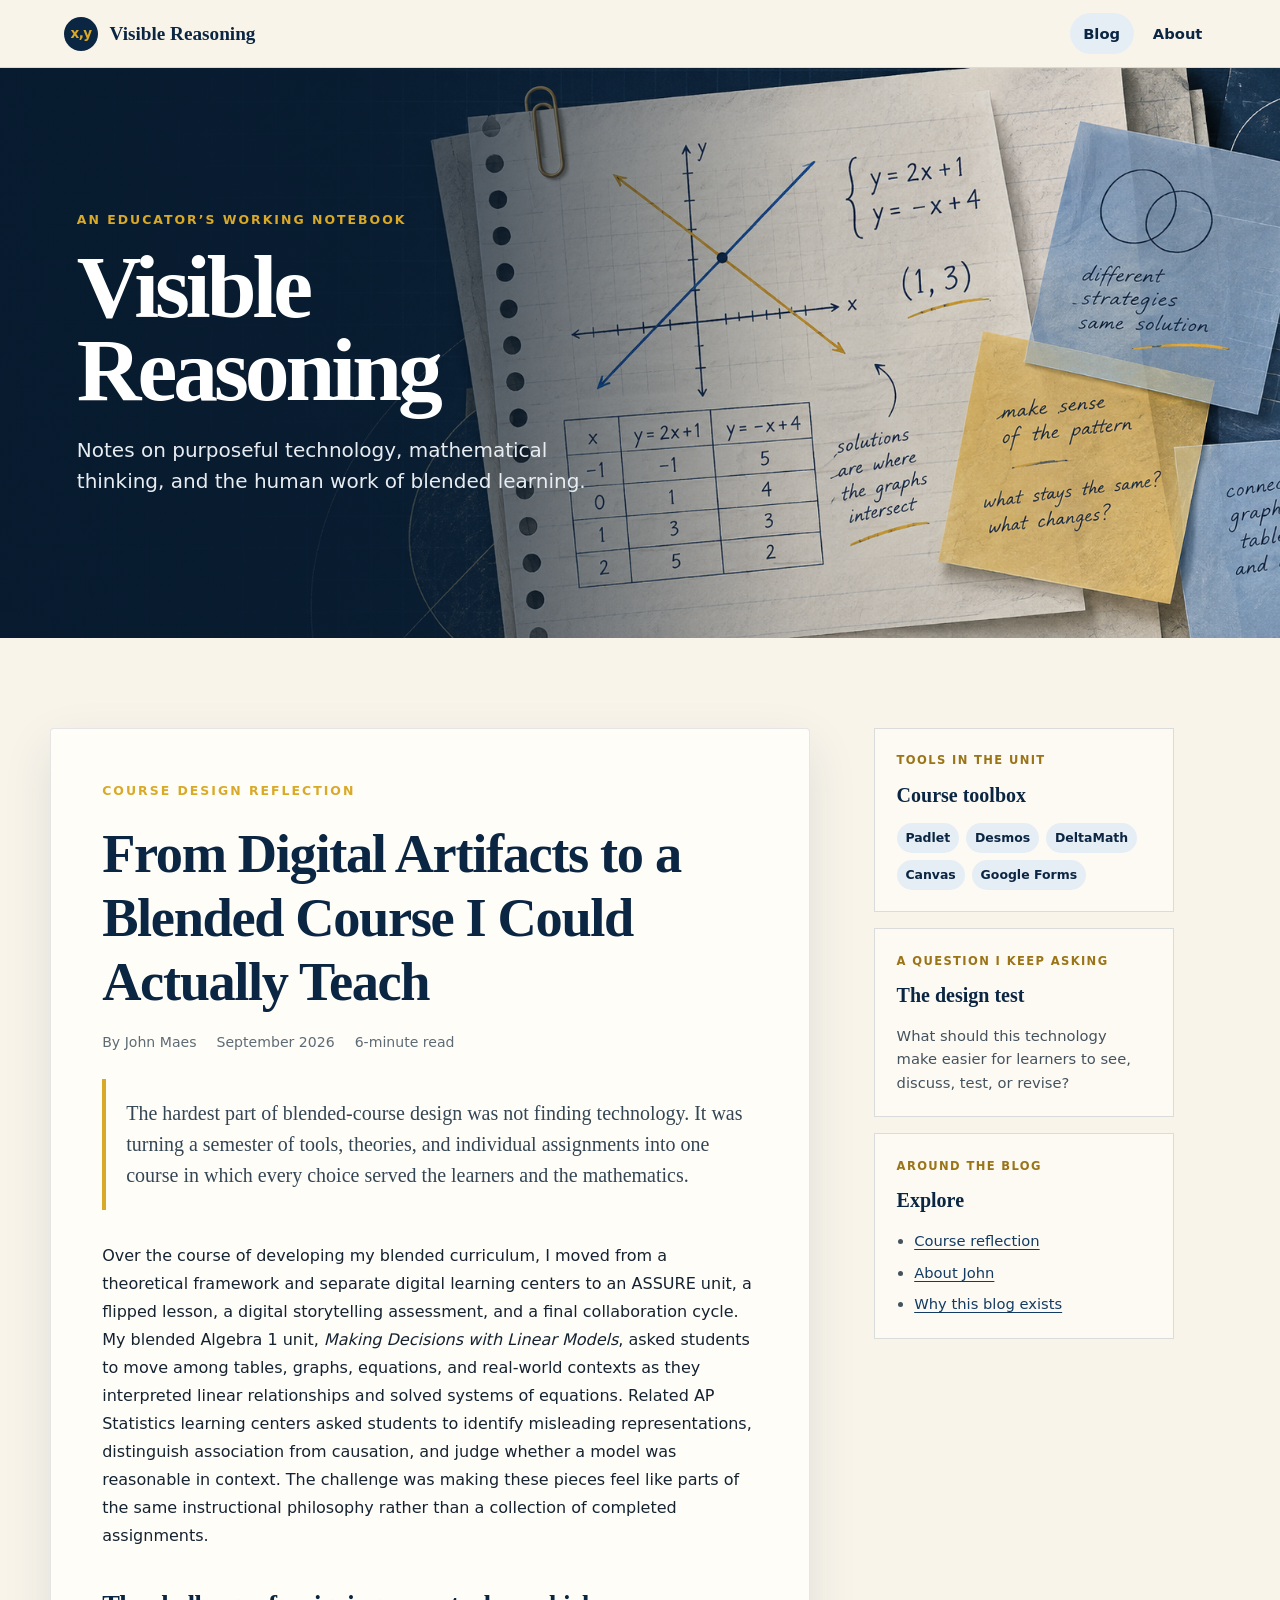
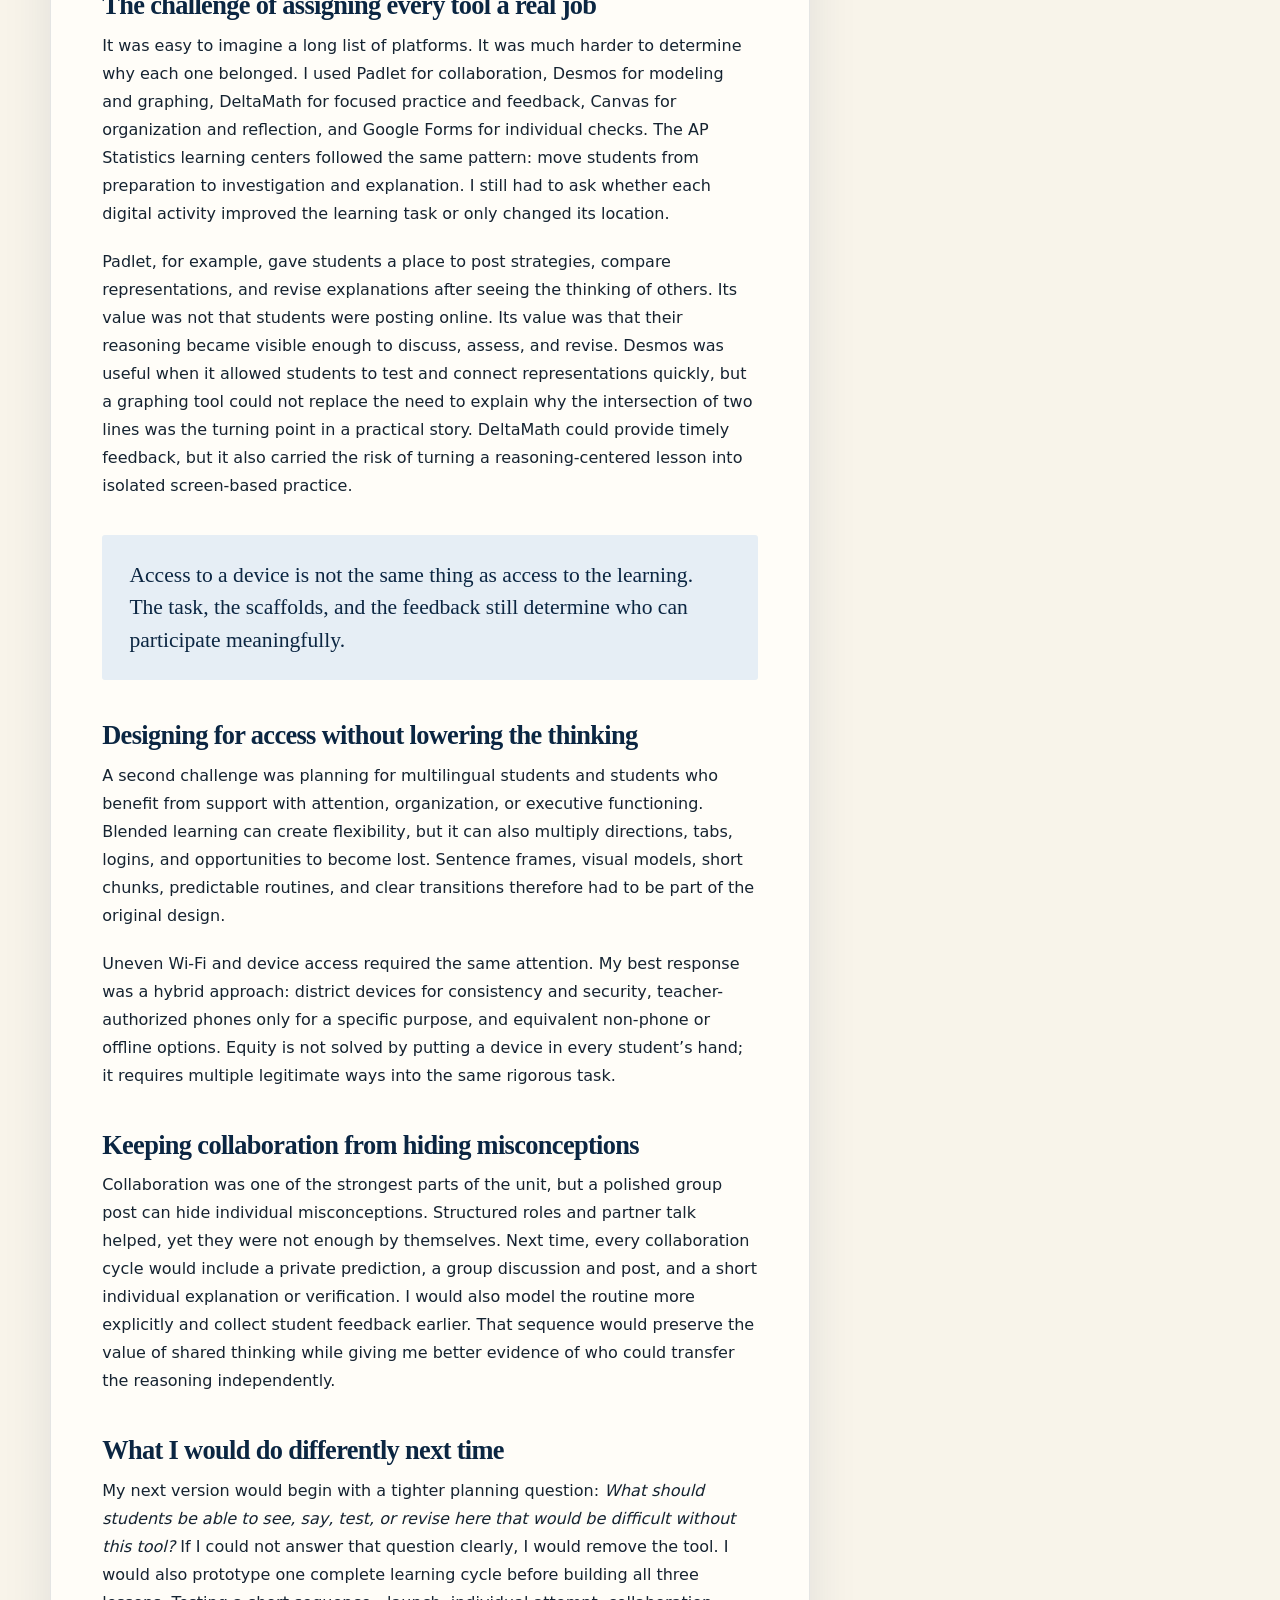
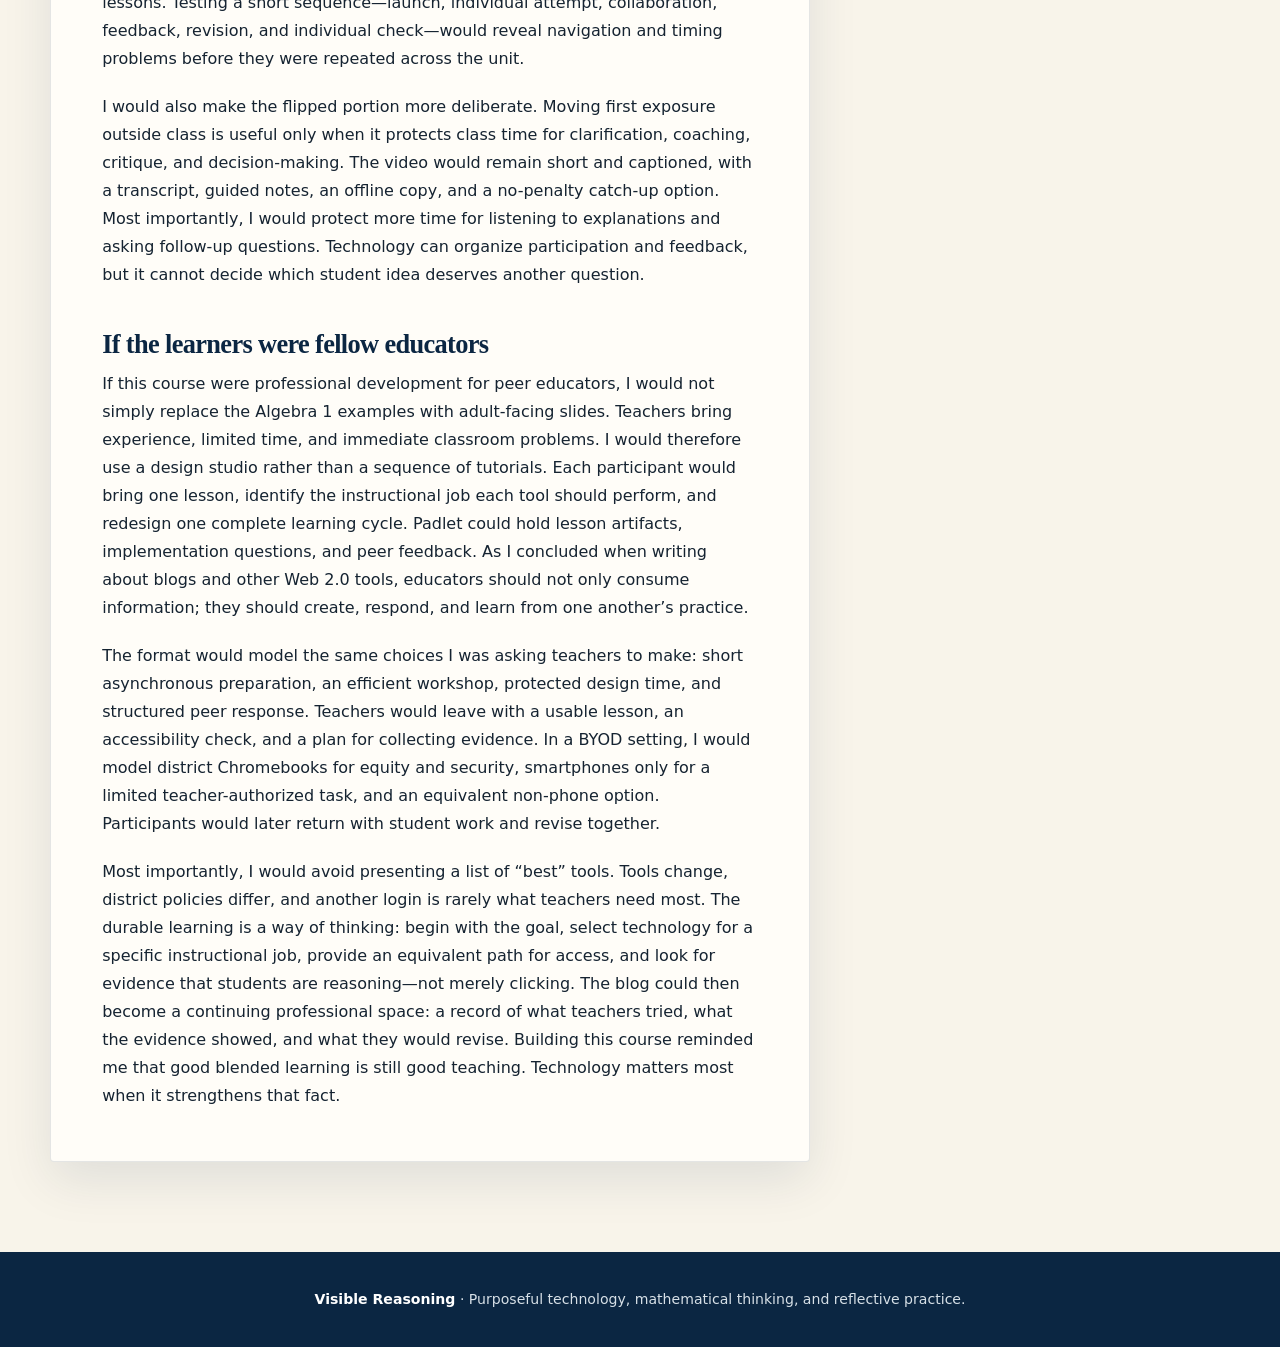
<file: index.html>
<!doctype html>
<html lang="en">
<head>
  <meta charset="utf-8">
  <meta name="viewport" content="width=device-width, initial-scale=1">
  <meta name="description" content="Visible Reasoning: reflections on purposeful technology, mathematical thinking, and humane blended learning by John Maes.">
  <title>Visible Reasoning | John Maes</title>
  <link rel="icon" href="favicon.svg" type="image/svg+xml">
  <link rel="stylesheet" href="styles.css">
</head>
<body>
  <a class="skip-link" href="#main">Skip to the article</a>
  <nav class="site-nav" aria-label="Primary navigation">
    <a class="brand" href="index.html"><span class="brand-mark" aria-hidden="true">x,y</span>Visible Reasoning</a>
    <div class="nav-links">
      <a href="index.html" aria-current="page">Blog</a>
      <a href="about.html">About</a>
    </div>
  </nav>

  <header class="hero">
    <img src="header.png" alt="A mathematics notebook connecting graphs, tables, equations, and collaborative notes">
    <div class="hero-copy">
      <p class="eyebrow">An educator’s working notebook</p>
      <h1>Visible Reasoning</h1>
      <p class="identity">Notes on purposeful technology, mathematical thinking, and the human work of blended learning.</p>
    </div>
  </header>

  <main id="main" class="page-shell">
    <article class="article-card">
      <p class="eyebrow">Course design reflection</p>
      <h2>From Digital Artifacts to a Blended Course I Could Actually Teach</h2>
      <div class="post-meta">
        <span>By John Maes</span>
        <span>September 2026</span>
        <span>6-minute read</span>
      </div>
      <p class="dek">The hardest part of blended-course design was not finding technology. It was turning a semester of tools, theories, and individual assignments into one course in which every choice served the learners and the mathematics.</p>

      <p>Over the course of developing my blended curriculum, I moved from a theoretical framework and separate digital learning centers to an ASSURE unit, a flipped lesson, a digital storytelling assessment, and a final collaboration cycle. My blended Algebra 1 unit, <em>Making Decisions with Linear Models</em>, asked students to move among tables, graphs, equations, and real-world contexts as they interpreted linear relationships and solved systems of equations. Related AP Statistics learning centers asked students to identify misleading representations, distinguish association from causation, and judge whether a model was reasonable in context. The challenge was making these pieces feel like parts of the same instructional philosophy rather than a collection of completed assignments.</p>

      <h3>The challenge of assigning every tool a real job</h3>

      <p>It was easy to imagine a long list of platforms. It was much harder to determine why each one belonged. I used Padlet for collaboration, Desmos for modeling and graphing, DeltaMath for focused practice and feedback, Canvas for organization and reflection, and Google Forms for individual checks. The AP Statistics learning centers followed the same pattern: move students from preparation to investigation and explanation. I still had to ask whether each digital activity improved the learning task or only changed its location.</p>

      <p>Padlet, for example, gave students a place to post strategies, compare representations, and revise explanations after seeing the thinking of others. Its value was not that students were posting online. Its value was that their reasoning became visible enough to discuss, assess, and revise. Desmos was useful when it allowed students to test and connect representations quickly, but a graphing tool could not replace the need to explain why the intersection of two lines was the turning point in a practical story. DeltaMath could provide timely feedback, but it also carried the risk of turning a reasoning-centered lesson into isolated screen-based practice.</p>

      <div class="pull-quote">Access to a device is not the same thing as access to the learning. The task, the scaffolds, and the feedback still determine who can participate meaningfully.</div>

      <h3>Designing for access without lowering the thinking</h3>

      <p>A second challenge was planning for multilingual students and students who benefit from support with attention, organization, or executive functioning. Blended learning can create flexibility, but it can also multiply directions, tabs, logins, and opportunities to become lost. Sentence frames, visual models, short chunks, predictable routines, and clear transitions therefore had to be part of the original design.</p>

      <p>Uneven Wi-Fi and device access required the same attention. My best response was a hybrid approach: district devices for consistency and security, teacher-authorized phones only for a specific purpose, and equivalent non-phone or offline options. Equity is not solved by putting a device in every student’s hand; it requires multiple legitimate ways into the same rigorous task.</p>

      <h3>Keeping collaboration from hiding misconceptions</h3>

      <p>Collaboration was one of the strongest parts of the unit, but a polished group post can hide individual misconceptions. Structured roles and partner talk helped, yet they were not enough by themselves. Next time, every collaboration cycle would include a private prediction, a group discussion and post, and a short individual explanation or verification. I would also model the routine more explicitly and collect student feedback earlier. That sequence would preserve the value of shared thinking while giving me better evidence of who could transfer the reasoning independently.</p>

      <h3>What I would do differently next time</h3>

      <p>My next version would begin with a tighter planning question: <em>What should students be able to see, say, test, or revise here that would be difficult without this tool?</em> If I could not answer that question clearly, I would remove the tool. I would also prototype one complete learning cycle before building all three lessons. Testing a short sequence—launch, individual attempt, collaboration, feedback, revision, and individual check—would reveal navigation and timing problems before they were repeated across the unit.</p>

      <p>I would also make the flipped portion more deliberate. Moving first exposure outside class is useful only when it protects class time for clarification, coaching, critique, and decision-making. The video would remain short and captioned, with a transcript, guided notes, an offline copy, and a no-penalty catch-up option. Most importantly, I would protect more time for listening to explanations and asking follow-up questions. Technology can organize participation and feedback, but it cannot decide which student idea deserves another question.</p>

      <h3>If the learners were fellow educators</h3>

      <p>If this course were professional development for peer educators, I would not simply replace the Algebra 1 examples with adult-facing slides. Teachers bring experience, limited time, and immediate classroom problems. I would therefore use a design studio rather than a sequence of tutorials. Each participant would bring one lesson, identify the instructional job each tool should perform, and redesign one complete learning cycle. Padlet could hold lesson artifacts, implementation questions, and peer feedback. As I concluded when writing about blogs and other Web 2.0 tools, educators should not only consume information; they should create, respond, and learn from one another’s practice.</p>

      <p>The format would model the same choices I was asking teachers to make: short asynchronous preparation, an efficient workshop, protected design time, and structured peer response. Teachers would leave with a usable lesson, an accessibility check, and a plan for collecting evidence. In a BYOD setting, I would model district Chromebooks for equity and security, smartphones only for a limited teacher-authorized task, and an equivalent non-phone option. Participants would later return with student work and revise together.</p>

      <p>Most importantly, I would avoid presenting a list of “best” tools. Tools change, district policies differ, and another login is rarely what teachers need most. The durable learning is a way of thinking: begin with the goal, select technology for a specific instructional job, provide an equivalent path for access, and look for evidence that students are reasoning—not merely clicking. The blog could then become a continuing professional space: a record of what teachers tried, what the evidence showed, and what they would revise. Building this course reminded me that good blended learning is still good teaching. Technology matters most when it strengthens that fact.</p>
    </article>

    <aside class="sidebar" aria-label="Related information">
      <section class="gadget">
        <span class="gadget-number">Tools in the unit</span>
        <h2>Course toolbox</h2>
        <div class="tool-tags" aria-label="Technology tools used in the course">
          <span>Padlet</span><span>Desmos</span><span>DeltaMath</span><span>Canvas</span><span>Google Forms</span>
        </div>
      </section>

      <section class="gadget">
        <span class="gadget-number">A question I keep asking</span>
        <h2>The design test</h2>
        <p>What should this technology make easier for learners to see, discuss, test, or revise?</p>
      </section>

      <section class="gadget">
        <span class="gadget-number">Around the blog</span>
        <h2>Explore</h2>
        <ul>
          <li><a href="#main">Course reflection</a></li>
          <li><a href="about.html">About John</a></li>
          <li><a href="about.html#purpose">Why this blog exists</a></li>
        </ul>
      </section>
    </aside>
  </main>

  <footer class="site-footer"><strong>Visible Reasoning</strong> · Purposeful technology, mathematical thinking, and reflective practice.</footer>
  <script src="script.js"></script>
</body>
</html>
</file>
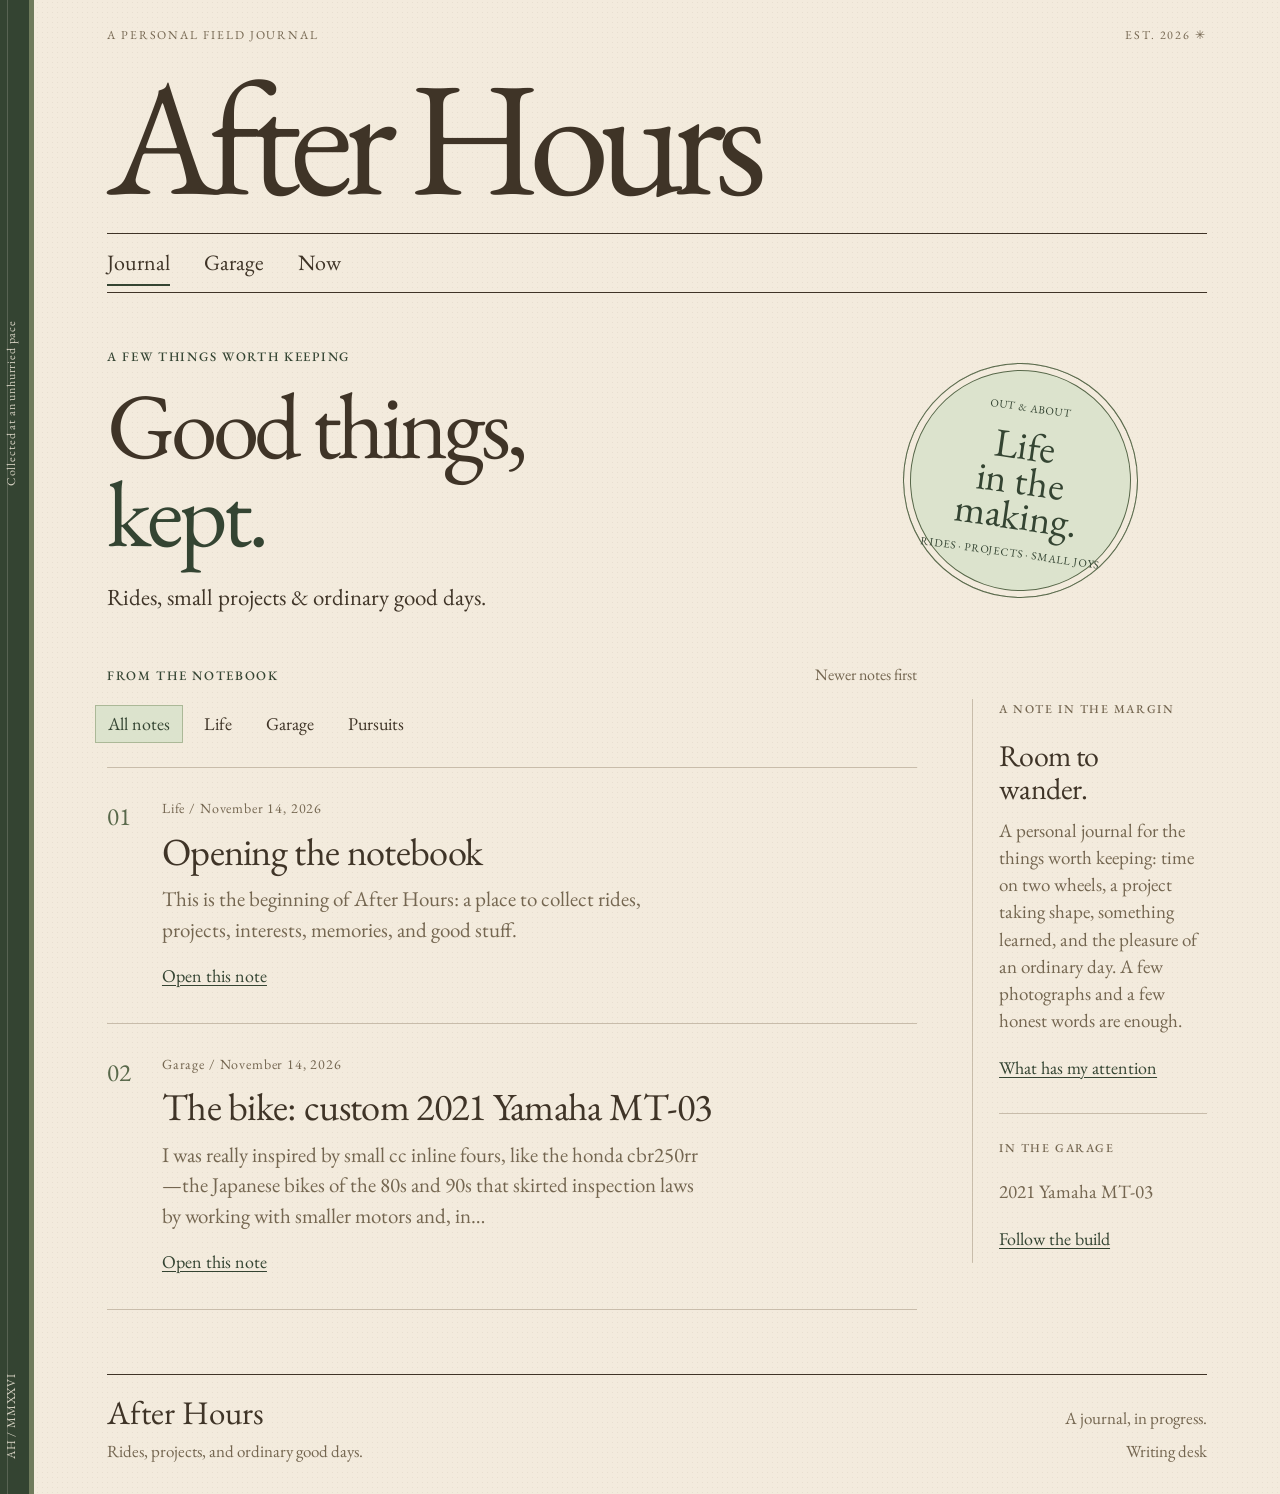
<file: after-hours/index.html>
<!doctype html>
<html lang="en">
<head>
  <meta charset="utf-8">
  <meta name="viewport" content="width=device-width, initial-scale=1">
  <meta name="theme-color" content="#344432">
  <meta name="description" content="After Hours: a personal field journal of rides, small projects, and ordinary good days.">
  <title>After Hours — A personal field journal</title>
  <link rel="icon" href="/after-hours/favicon.svg" type="image/svg+xml">
  <link rel="preload" href="/after-hours/fonts/eb-garamond-normal-latin.woff2" as="font" type="font/woff2" crossorigin>
  <link rel="stylesheet" href="/after-hours/styles.css">
  <script type="module" src="/after-hours/app.js"></script>
</head>
<body data-view="journal">
  <div id="app"><div class="ah-shell"><div class="ah-page"><main class="ah-main"><p class="ah-section-label" role="status" style="padding-top:46px">Opening the notebook…</p></main></div></div></div>
  <noscript><p>This journal needs JavaScript to open its pages. Please enable it in your browser.</p></noscript>
</body>
</html>
</file>
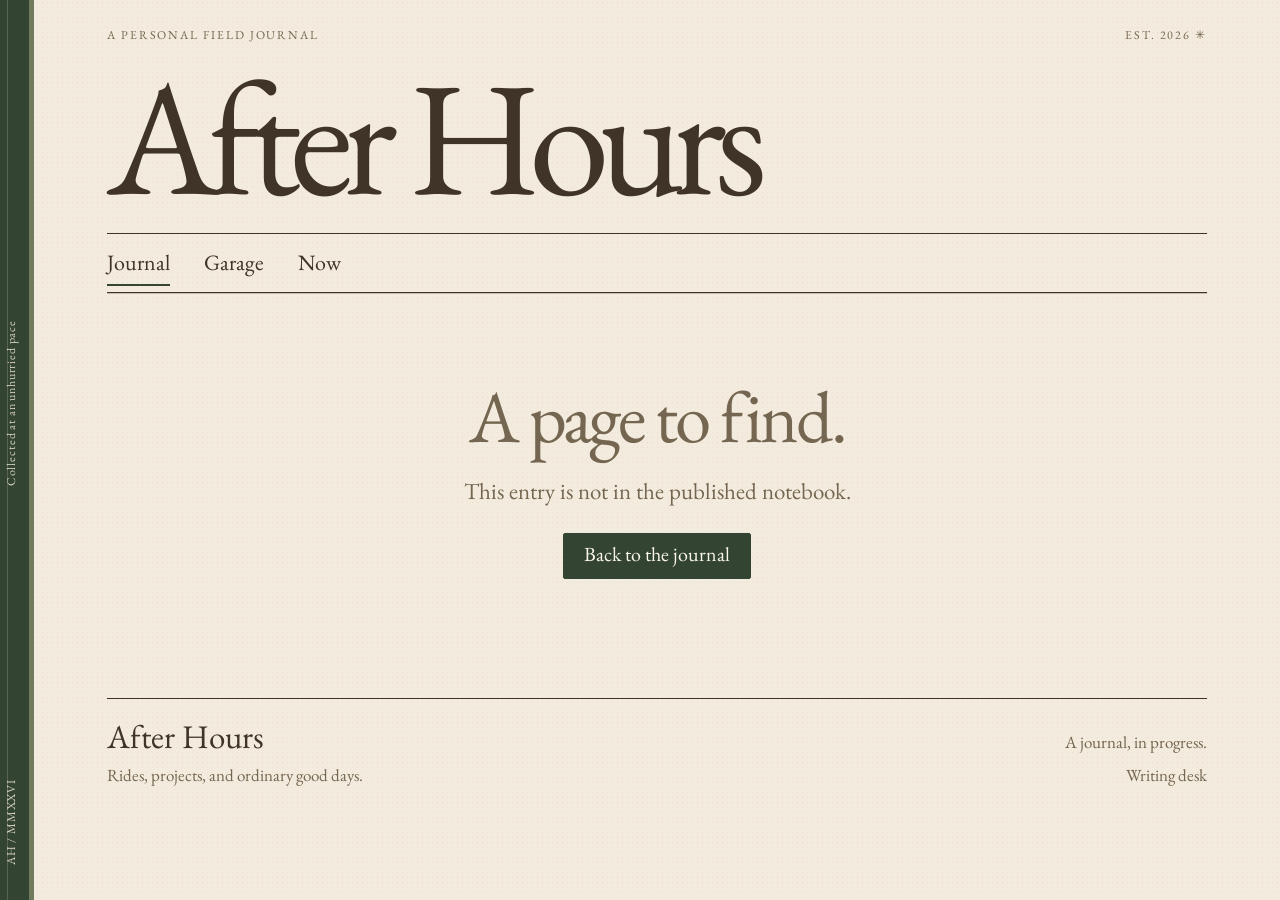
<file: after-hours/entry/index.html>
<!doctype html>
<html lang="en">
<head>
  <meta charset="utf-8">
  <meta name="viewport" content="width=device-width, initial-scale=1">
  <meta name="theme-color" content="#344432">
  <meta name="description" content="After Hours: a personal field journal of rides, small projects, and ordinary good days.">
  <title>After Hours — A page from the notebook</title>
  <link rel="icon" href="/after-hours/favicon.svg" type="image/svg+xml">
  <link rel="preload" href="/after-hours/fonts/eb-garamond-normal-latin.woff2" as="font" type="font/woff2" crossorigin>
  <link rel="stylesheet" href="/after-hours/styles.css">
  <script type="module" src="/after-hours/app.js"></script>
</head>
<body data-view="entry">
  <div id="app"><div class="ah-shell"><div class="ah-page"><main class="ah-main"><p class="ah-section-label" role="status" style="padding-top:46px">Opening the notebook…</p></main></div></div></div>
  <noscript><p>This journal needs JavaScript to open its pages. Please enable it in your browser.</p></noscript>
</body>
</html>
</file>
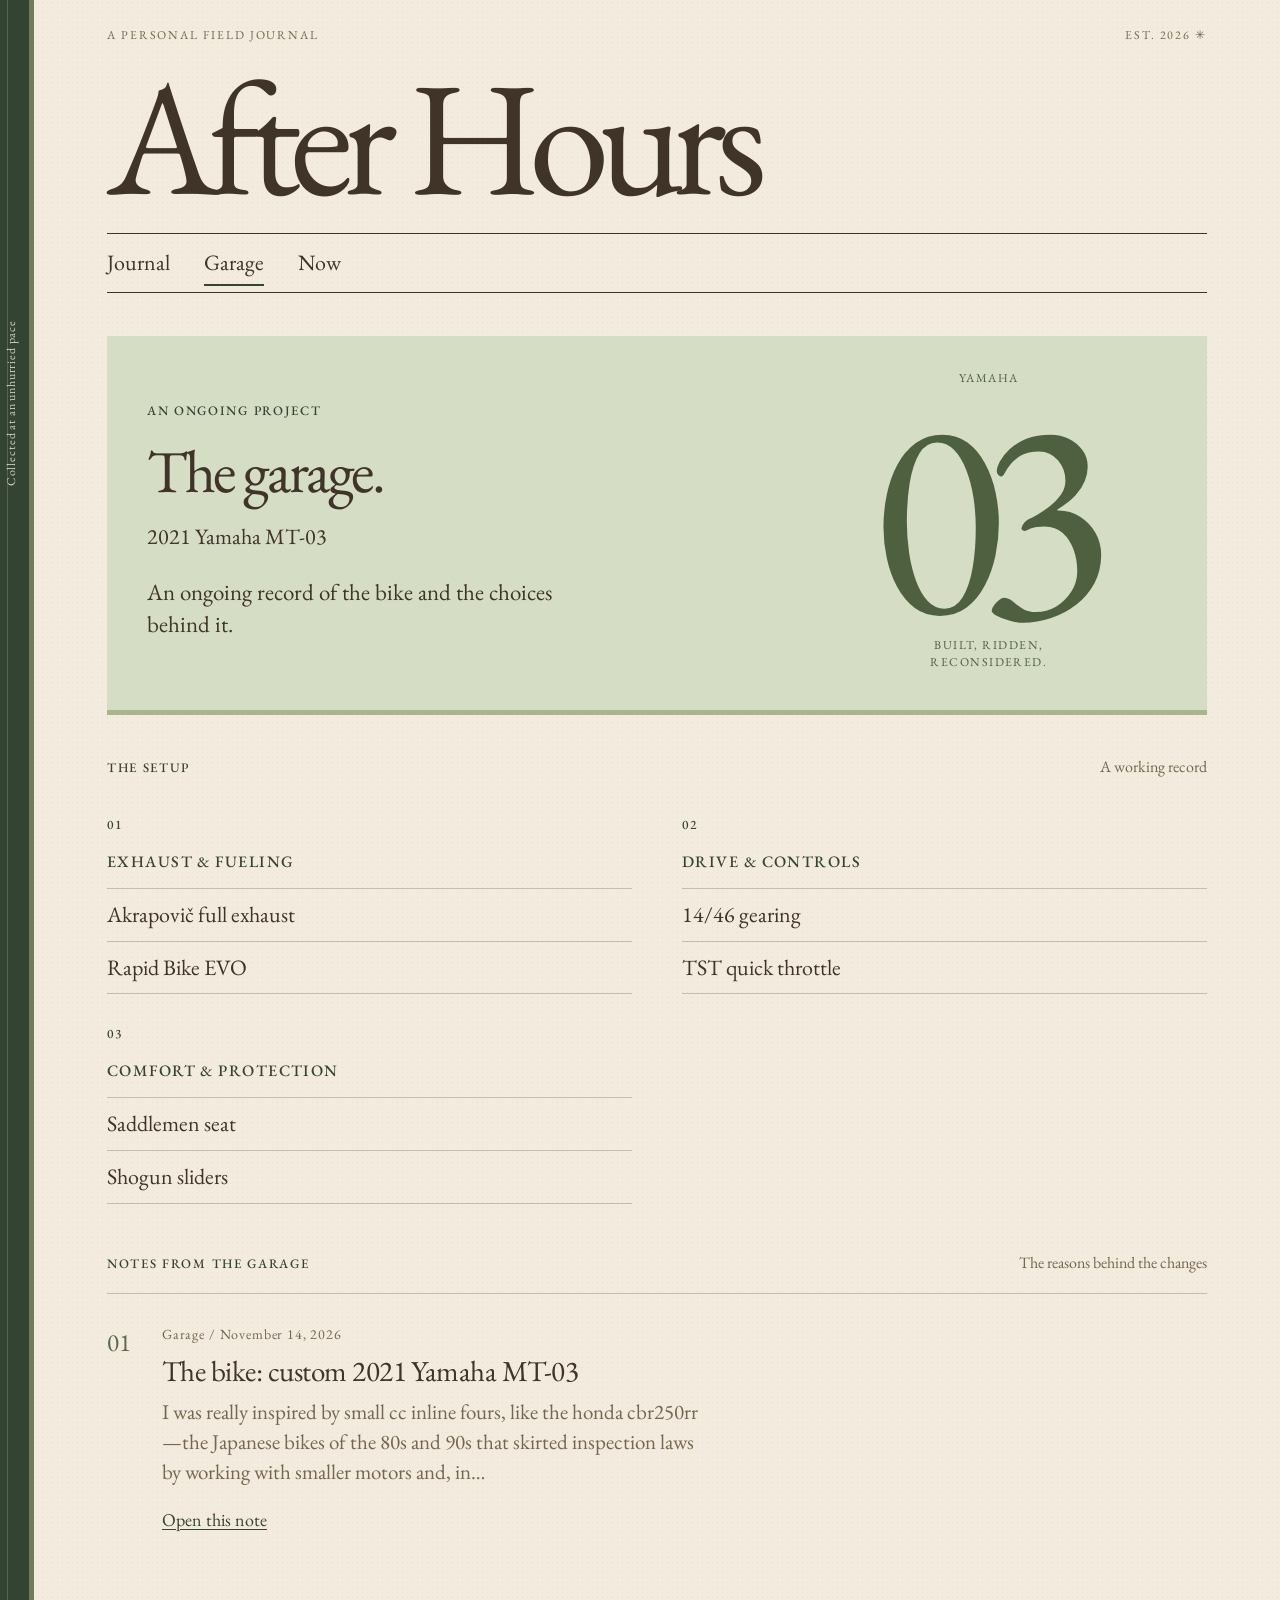
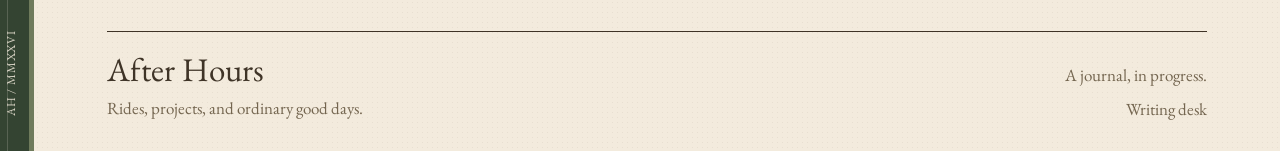
<file: after-hours/garage/index.html>
<!doctype html>
<html lang="en">
<head>
  <meta charset="utf-8">
  <meta name="viewport" content="width=device-width, initial-scale=1">
  <meta name="theme-color" content="#344432">
  <meta name="description" content="After Hours: a personal field journal of rides, small projects, and ordinary good days.">
  <title>After Hours — The garage</title>
  <link rel="icon" href="/after-hours/favicon.svg" type="image/svg+xml">
  <link rel="preload" href="/after-hours/fonts/eb-garamond-normal-latin.woff2" as="font" type="font/woff2" crossorigin>
  <link rel="stylesheet" href="/after-hours/styles.css">
  <script type="module" src="/after-hours/app.js"></script>
</head>
<body data-view="garage">
  <div id="app"><div class="ah-shell"><div class="ah-page"><main class="ah-main"><p class="ah-section-label" role="status" style="padding-top:46px">Opening the notebook…</p></main></div></div></div>
  <noscript><p>This journal needs JavaScript to open its pages. Please enable it in your browser.</p></noscript>
</body>
</html>
</file>
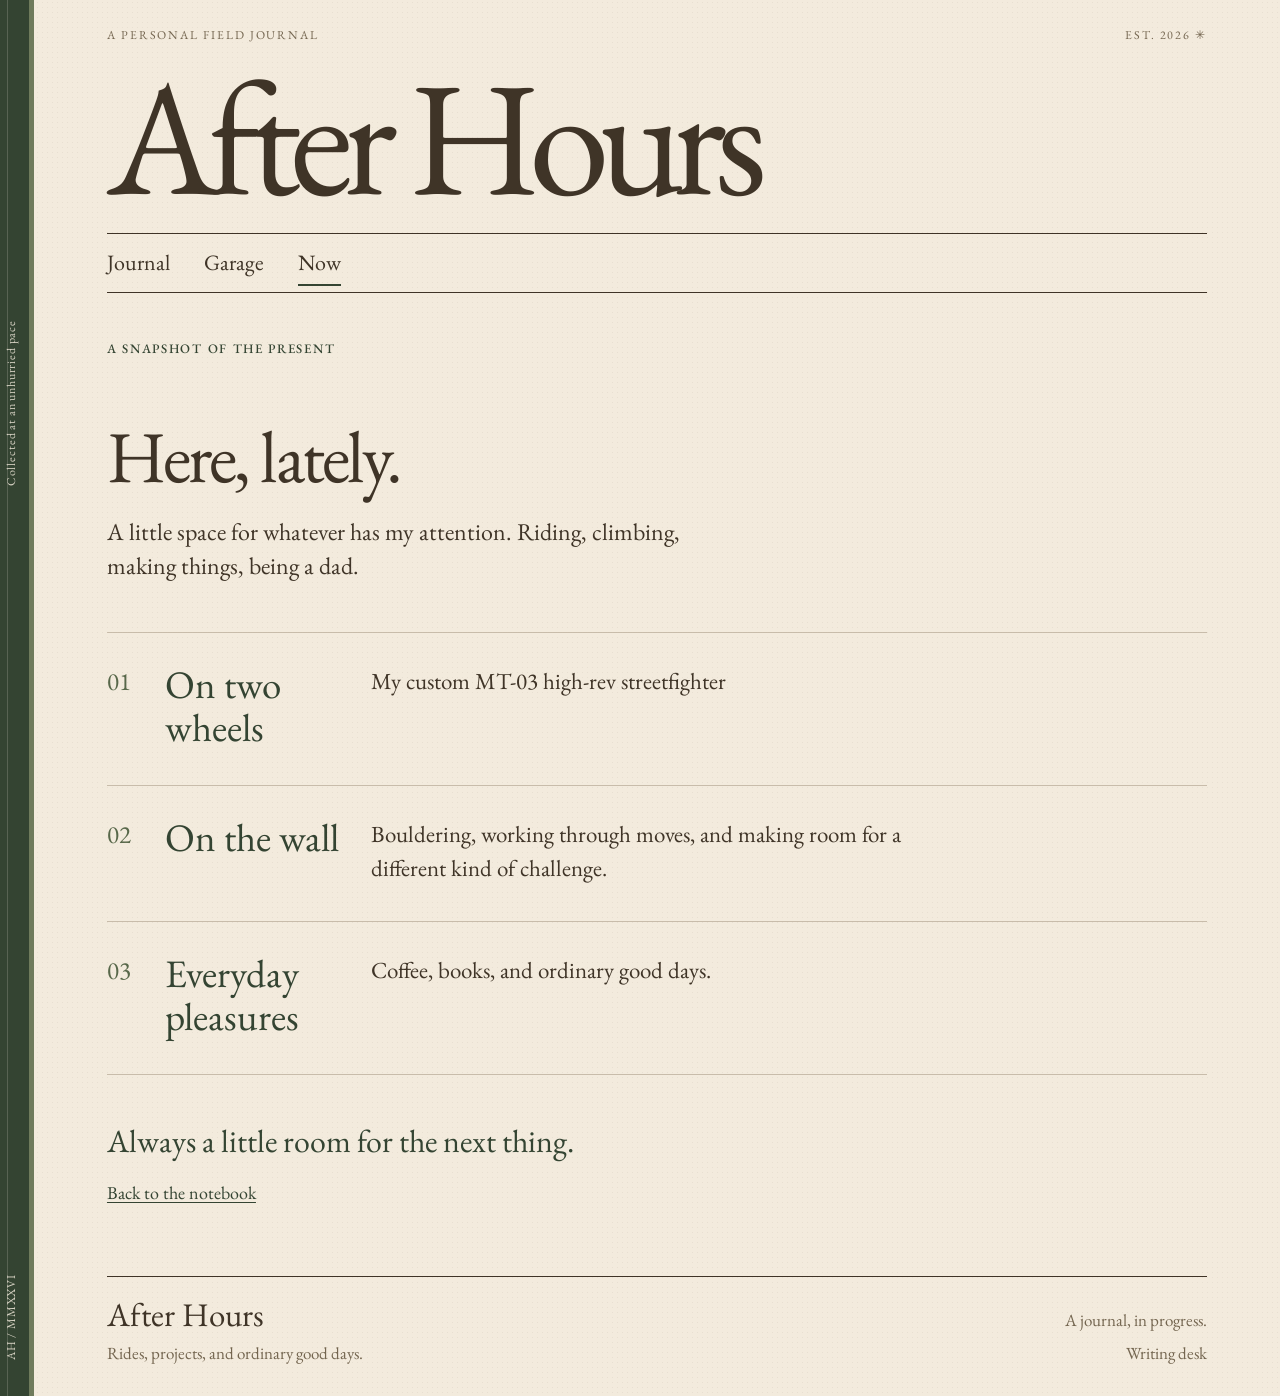
<file: after-hours/now/index.html>
<!doctype html>
<html lang="en">
<head>
  <meta charset="utf-8">
  <meta name="viewport" content="width=device-width, initial-scale=1">
  <meta name="theme-color" content="#344432">
  <meta name="description" content="After Hours: a personal field journal of rides, small projects, and ordinary good days.">
  <title>After Hours — Here, lately</title>
  <link rel="icon" href="/after-hours/favicon.svg" type="image/svg+xml">
  <link rel="preload" href="/after-hours/fonts/eb-garamond-normal-latin.woff2" as="font" type="font/woff2" crossorigin>
  <link rel="stylesheet" href="/after-hours/styles.css">
  <script type="module" src="/after-hours/app.js"></script>
</head>
<body data-view="now">
  <div id="app"><div class="ah-shell"><div class="ah-page"><main class="ah-main"><p class="ah-section-label" role="status" style="padding-top:46px">Opening the notebook…</p></main></div></div></div>
  <noscript><p>This journal needs JavaScript to open its pages. Please enable it in your browser.</p></noscript>
</body>
</html>
</file>
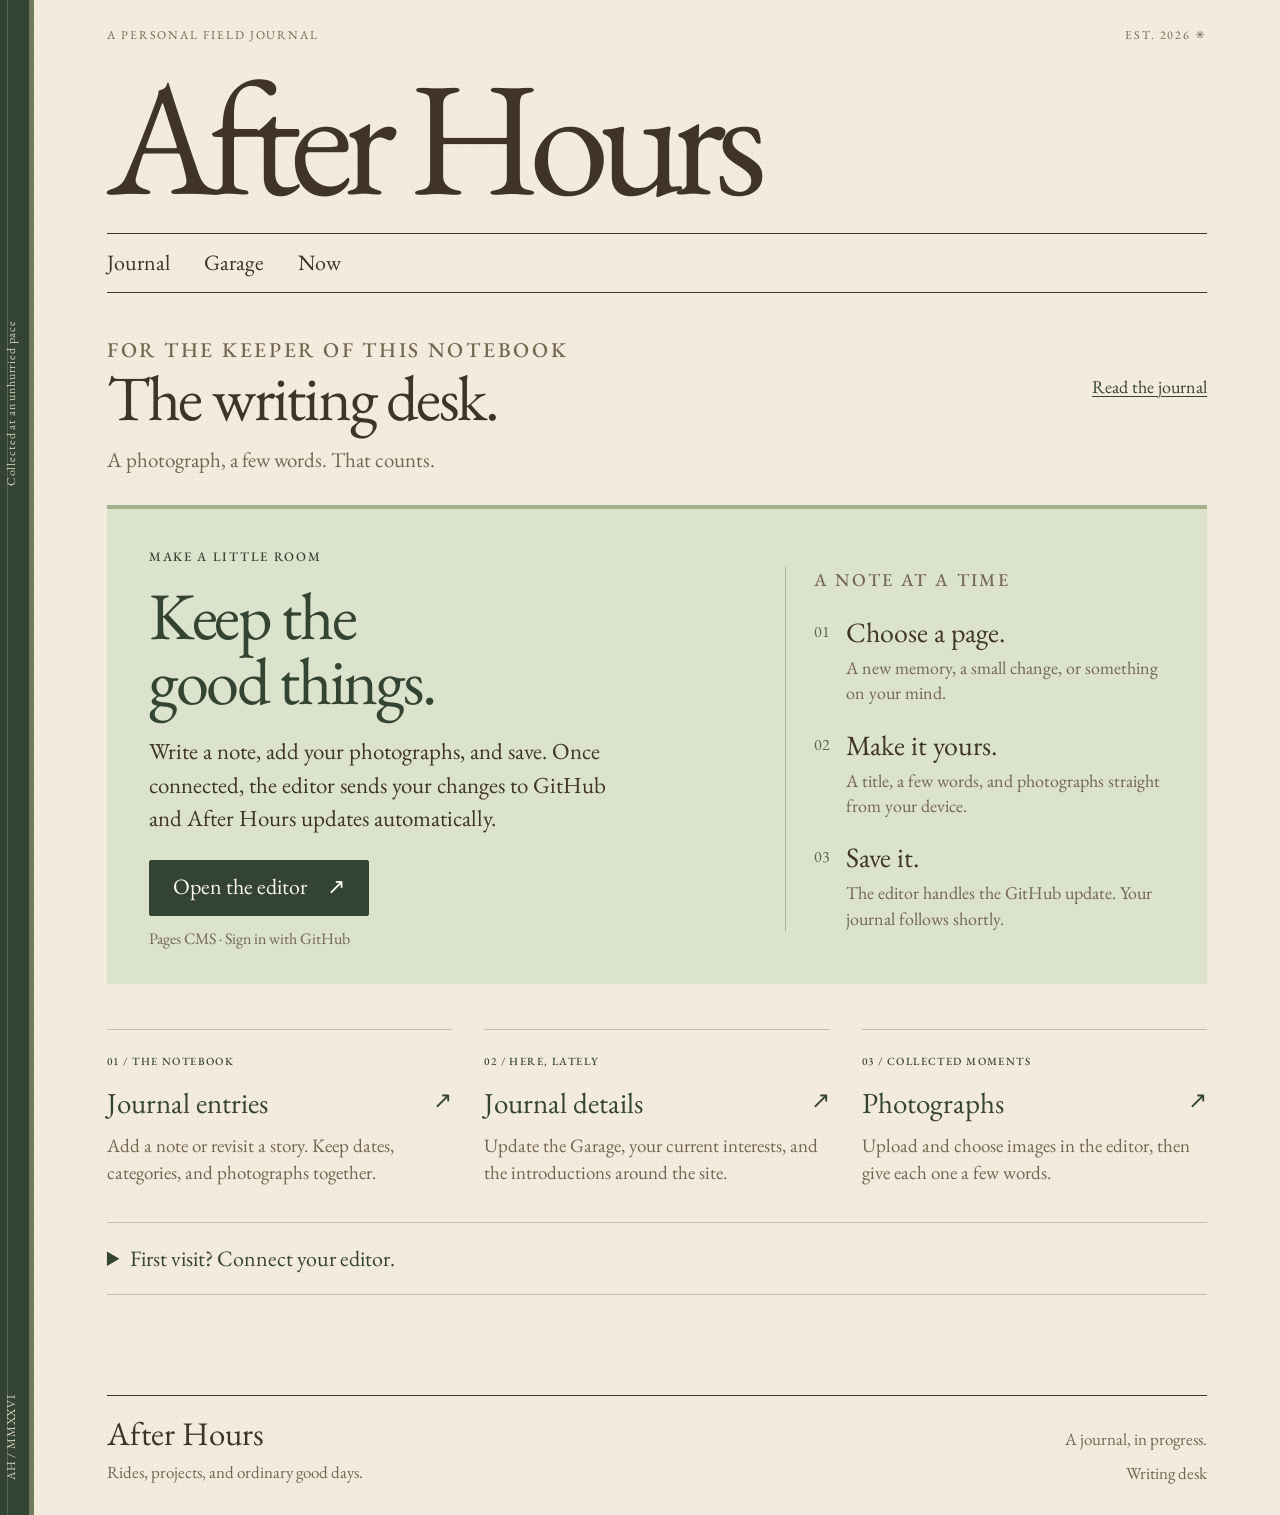
<file: after-hours/studio/index.html>
<!doctype html>
<html lang="en">
<head>
  <meta charset="utf-8">
  <meta name="viewport" content="width=device-width, initial-scale=1">
  <meta name="theme-color" content="#344432">
  <meta name="description" content="After Hours: a personal field journal of rides, small projects, and ordinary good days.">
  <meta name="robots" content="noindex, nofollow">
  <title>After Hours — Writing desk</title>
  <link rel="icon" href="/after-hours/favicon.svg" type="image/svg+xml">
  <link rel="preload" href="/after-hours/fonts/eb-garamond-normal-latin.woff2" as="font" type="font/woff2" crossorigin>
  <link rel="stylesheet" href="/after-hours/styles.css">
  <link rel="stylesheet" href="/after-hours/studio.css">
  <script type="module" src="/after-hours/app.js"></script>
</head>
<body data-view="studio">
  <div id="app"><div class="ah-shell"><div class="ah-page"><main class="ah-main"><p class="ah-section-label" role="status" style="padding-top:46px">Opening the notebook…</p></main></div></div></div>
  <noscript><p>This journal needs JavaScript to open its pages. Please enable it in your browser.</p></noscript>
</body>
</html>
</file>
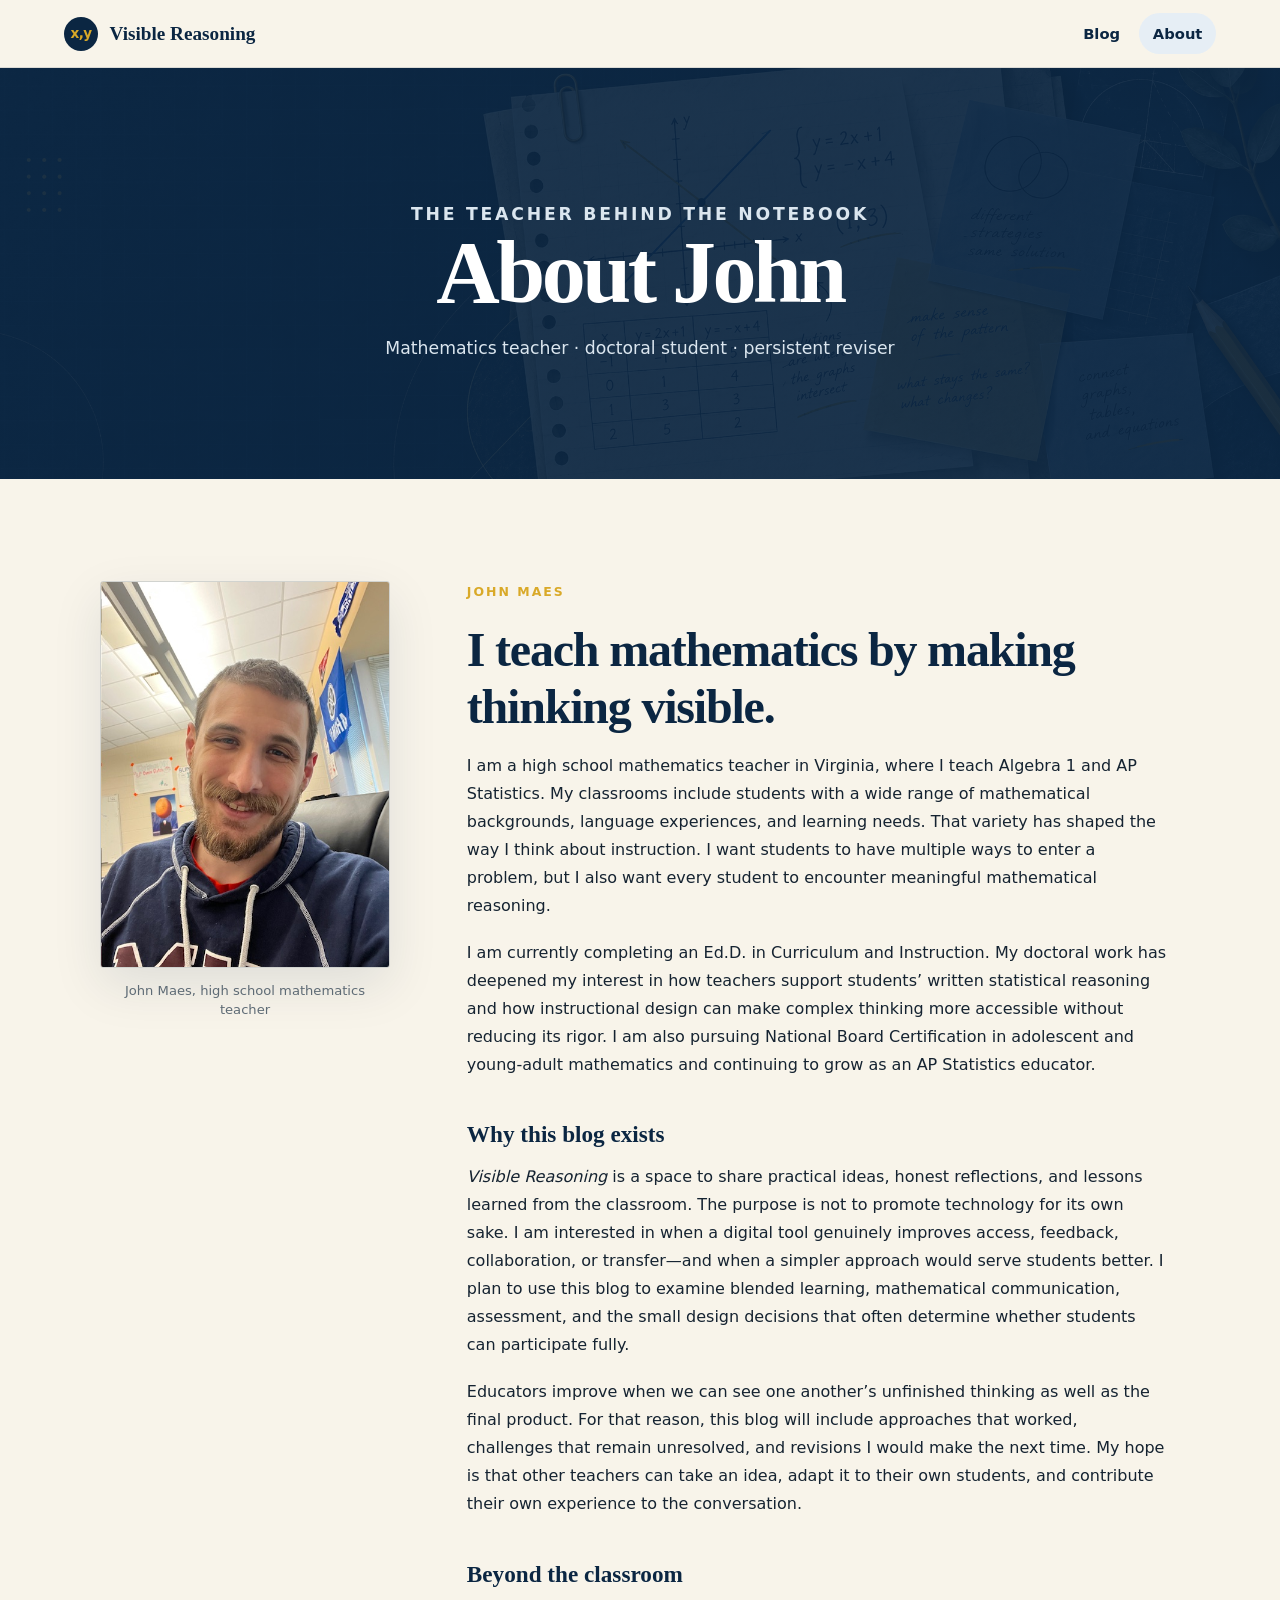
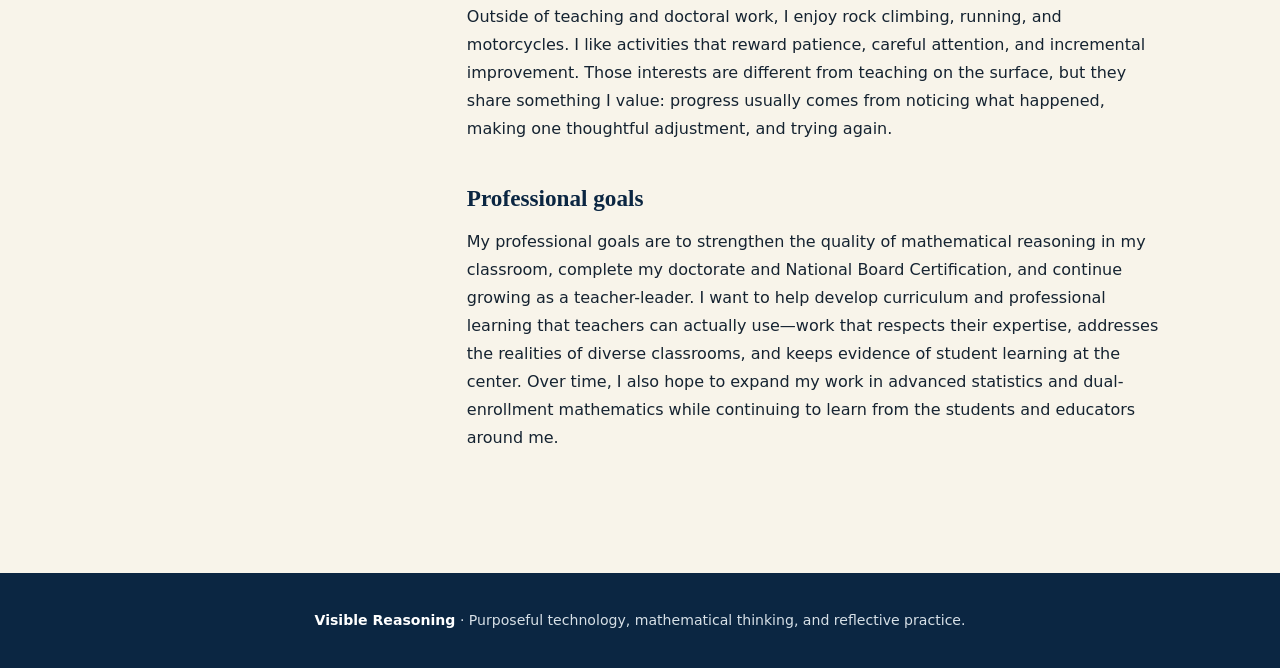
<file: about.html>
<!doctype html>
<html lang="en">
<head>
  <meta charset="utf-8">
  <meta name="viewport" content="width=device-width, initial-scale=1">
  <meta name="description" content="About John Maes, a Virginia high school mathematics teacher and doctoral student.">
  <title>About John | Visible Reasoning</title>
  <link rel="icon" href="favicon.svg" type="image/svg+xml">
  <link rel="stylesheet" href="styles.css">
</head>
<body>
  <a class="skip-link" href="#main">Skip to About</a>
  <nav class="site-nav" aria-label="Primary navigation">
    <a class="brand" href="index.html"><span class="brand-mark" aria-hidden="true">x,y</span>Visible Reasoning</a>
    <div class="nav-links">
      <a href="index.html">Blog</a>
      <a href="about.html" aria-current="page">About</a>
    </div>
  </nav>

  <header class="about-hero">
    <p class="eyebrow">The teacher behind the notebook</p>
    <h1>About John</h1>
    <p>Mathematics teacher · doctoral student · persistent reviser</p>
  </header>

  <main id="main" class="about-layout">
    <figure class="portrait-card">
      <img class="portrait-photo" src="john-maes.jpg" width="480" height="640" alt="John Maes in his mathematics classroom">
      <figcaption>John Maes, high school mathematics teacher</figcaption>
    </figure>

    <article class="about-copy">
      <p class="eyebrow">John Maes</p>
      <h2>I teach mathematics by making thinking visible.</h2>

      <p>I am a high school mathematics teacher in Virginia, where I teach Algebra 1 and AP Statistics. My classrooms include students with a wide range of mathematical backgrounds, language experiences, and learning needs. That variety has shaped the way I think about instruction. I want students to have multiple ways to enter a problem, but I also want every student to encounter meaningful mathematical reasoning.</p>

      <p>I am currently completing an Ed.D. in Curriculum and Instruction. My doctoral work has deepened my interest in how teachers support students’ written statistical reasoning and how instructional design can make complex thinking more accessible without reducing its rigor. I am also pursuing National Board Certification in adolescent and young-adult mathematics and continuing to grow as an AP Statistics educator.</p>

      <h3 id="purpose">Why this blog exists</h3>

      <p><em>Visible Reasoning</em> is a space to share practical ideas, honest reflections, and lessons learned from the classroom. The purpose is not to promote technology for its own sake. I am interested in when a digital tool genuinely improves access, feedback, collaboration, or transfer—and when a simpler approach would serve students better. I plan to use this blog to examine blended learning, mathematical communication, assessment, and the small design decisions that often determine whether students can participate fully.</p>

      <p>Educators improve when we can see one another’s unfinished thinking as well as the final product. For that reason, this blog will include approaches that worked, challenges that remain unresolved, and revisions I would make the next time. My hope is that other teachers can take an idea, adapt it to their own students, and contribute their own experience to the conversation.</p>

      <h3>Beyond the classroom</h3>

      <p>Outside of teaching and doctoral work, I enjoy rock climbing, running, and motorcycles. I like activities that reward patience, careful attention, and incremental improvement. Those interests are different from teaching on the surface, but they share something I value: progress usually comes from noticing what happened, making one thoughtful adjustment, and trying again.</p>

      <h3>Professional goals</h3>

      <p>My professional goals are to strengthen the quality of mathematical reasoning in my classroom, complete my doctorate and National Board Certification, and continue growing as a teacher-leader. I want to help develop curriculum and professional learning that teachers can actually use—work that respects their expertise, addresses the realities of diverse classrooms, and keeps evidence of student learning at the center. Over time, I also hope to expand my work in advanced statistics and dual-enrollment mathematics while continuing to learn from the students and educators around me.</p>
    </article>
  </main>

  <footer class="site-footer"><strong>Visible Reasoning</strong> · Purposeful technology, mathematical thinking, and reflective practice.</footer>
  <script src="script.js"></script>
</body>
</html>
</file>
<file: styles.css>
:root {
  --navy: #0b2642;
  --navy-2: #143b62;
  --ink: #152331;
  --muted: #5e6b75;
  --ivory: #f8f4ea;
  --paper: #fffdf8;
  --gold: #d9a928;
  --gold-soft: #f3e5b4;
  --blue-soft: #e6eef5;
  --line: #d7d8d4;
  --shadow: 0 18px 50px rgba(11, 38, 66, .10);
  --serif: Georgia, "Times New Roman", serif;
  --sans: Inter, ui-sans-serif, system-ui, -apple-system, BlinkMacSystemFont, "Segoe UI", sans-serif;
}

* { box-sizing: border-box; }

html { scroll-behavior: smooth; }

body {
  margin: 0;
  background: var(--ivory);
  color: var(--ink);
  font-family: var(--sans);
  font-size: 1rem;
  line-height: 1.75;
}

a { color: var(--navy-2); text-underline-offset: .2em; }
a:hover { color: #8a6510; }

.skip-link {
  position: fixed;
  left: 1rem;
  top: -5rem;
  z-index: 100;
  padding: .7rem 1rem;
  background: white;
  color: var(--navy);
  border-radius: .4rem;
  font-weight: 700;
}

.skip-link:focus { top: 1rem; }

.site-nav {
  position: sticky;
  top: 0;
  z-index: 20;
  display: flex;
  align-items: center;
  justify-content: space-between;
  min-height: 68px;
  padding: .75rem clamp(1.2rem, 5vw, 5rem);
  background: rgba(248, 244, 234, .95);
  border-bottom: 1px solid rgba(11, 38, 66, .12);
  backdrop-filter: blur(12px);
}

.brand {
  display: inline-flex;
  align-items: center;
  gap: .72rem;
  color: var(--navy);
  font-family: var(--serif);
  font-size: 1.2rem;
  font-weight: 700;
  text-decoration: none;
}

.brand-mark {
  display: grid;
  place-items: center;
  width: 34px;
  height: 34px;
  border-radius: 50%;
  background: var(--navy);
  color: var(--gold);
  font-family: var(--sans);
  font-size: .85rem;
  letter-spacing: -.05em;
}

.nav-links { display: flex; align-items: center; gap: .35rem; }
.nav-links a {
  padding: .5rem .85rem;
  border-radius: 999px;
  color: var(--navy);
  font-size: .92rem;
  font-weight: 650;
  text-decoration: none;
}
.nav-links a:hover,
.nav-links a[aria-current="page"] { background: var(--blue-soft); }

.hero {
  position: relative;
  display: grid;
  min-height: clamp(390px, 52vw, 570px);
  overflow: hidden;
  background: var(--navy);
}

.hero img {
  grid-area: 1 / 1;
  width: 100%;
  height: 100%;
  object-fit: cover;
}

.hero::after {
  content: "";
  position: absolute;
  inset: 0;
  background: linear-gradient(90deg, rgba(7, 26, 46, .96) 0%, rgba(7, 26, 46, .86) 28%, rgba(7, 26, 46, .20) 63%, rgba(7, 26, 46, 0) 100%);
}

.hero-copy {
  grid-area: 1 / 1;
  z-index: 1;
  align-self: center;
  width: min(700px, 65vw);
  padding: clamp(3rem, 8vw, 7rem) clamp(1.2rem, 6vw, 6.5rem);
  color: white;
}

.eyebrow {
  margin: 0 0 .85rem;
  color: var(--gold);
  font-size: .78rem;
  font-weight: 800;
  letter-spacing: .16em;
  text-transform: uppercase;
}

.hero h1 {
  max-width: 8ch;
  margin: 0;
  font-family: var(--serif);
  font-size: clamp(3rem, 7vw, 6.2rem);
  font-weight: 600;
  letter-spacing: -.045em;
  line-height: .93;
}

.hero .identity {
  max-width: 34rem;
  margin: 1.45rem 0 0;
  color: #e8edf2;
  font-size: clamp(1rem, 1.6vw, 1.25rem);
  line-height: 1.55;
}

.page-shell {
  display: grid;
  grid-template-columns: minmax(0, 760px) minmax(240px, 300px);
  gap: clamp(2.2rem, 5vw, 5.5rem);
  width: min(1180px, calc(100% - 2.4rem));
  margin: 0 auto;
  padding: clamp(3rem, 7vw, 6rem) 0;
}

.article-card {
  padding: clamp(1.7rem, 4vw, 3.3rem);
  background: var(--paper);
  border: 1px solid rgba(11, 38, 66, .11);
  border-radius: 4px;
  box-shadow: var(--shadow);
}

.article-card h2,
.article-card h3,
.about-copy h1,
.about-copy h2 {
  color: var(--navy);
  font-family: var(--serif);
  font-weight: 600;
  letter-spacing: -.025em;
  line-height: 1.18;
}

.article-card h2 { margin: .35rem 0 1rem; font-size: clamp(2.2rem, 4.5vw, 3.4rem); }
.article-card h3 { margin: 2.5rem 0 .65rem; font-size: 1.65rem; }
.article-card p { margin: 0 0 1.25rem; }
.article-card p:last-child { margin-bottom: 0; }

.post-meta {
  display: flex;
  flex-wrap: wrap;
  gap: .55rem 1.25rem;
  margin-bottom: 1.5rem;
  color: var(--muted);
  font-size: .88rem;
}

.dek {
  margin: 0 0 2rem !important;
  padding: 1.2rem 0 1.2rem 1.25rem;
  border-left: 4px solid var(--gold);
  color: #344654;
  font-family: var(--serif);
  font-size: 1.25rem;
  line-height: 1.55;
}

.pull-quote {
  margin: 2.2rem 0;
  padding: 1.5rem 1.7rem;
  background: var(--blue-soft);
  border-radius: 3px;
  color: var(--navy);
  font-family: var(--serif);
  font-size: 1.35rem;
  line-height: 1.5;
}

.sidebar { align-self: start; display: grid; gap: 1rem; }
.gadget {
  padding: 1.35rem;
  background: rgba(255, 253, 248, .72);
  border: 1px solid rgba(11, 38, 66, .14);
}
.gadget-number {
  display: block;
  margin-bottom: .45rem;
  color: #9a7417;
  font-size: .72rem;
  font-weight: 800;
  letter-spacing: .12em;
  text-transform: uppercase;
}
.gadget h2 {
  margin: 0 0 .65rem;
  color: var(--navy);
  font-family: var(--serif);
  font-size: 1.25rem;
}
.gadget p { margin: 0; color: #43525d; font-size: .92rem; line-height: 1.6; }
.gadget ul { margin: .25rem 0 0; padding-left: 1.1rem; color: #43525d; font-size: .92rem; }
.gadget li + li { margin-top: .35rem; }
.tool-tags { display: flex; flex-wrap: wrap; gap: .45rem; }
.tool-tags span {
  padding: .25rem .55rem;
  background: var(--blue-soft);
  border-radius: 999px;
  color: var(--navy);
  font-size: .78rem;
  font-weight: 700;
}

.about-hero {
  padding: clamp(4rem, 9vw, 8rem) 1.2rem;
  background:
    linear-gradient(rgba(11, 38, 66, .93), rgba(11, 38, 66, .93)),
    url("header.png") center / cover;
  color: white;
  text-align: center;
}
.about-hero h1 {
  margin: 0;
  font-family: var(--serif);
  font-size: clamp(3rem, 7vw, 5.5rem);
  font-weight: 600;
  letter-spacing: -.04em;
  line-height: 1;
}
.about-hero p { margin: 1rem auto 0; color: #dbe6ef; font-size: 1.08rem; }

.about-layout {
  display: grid;
  grid-template-columns: minmax(210px, 290px) minmax(0, 700px);
  gap: clamp(2.5rem, 6vw, 6rem);
  width: min(1080px, calc(100% - 2.4rem));
  margin: 0 auto;
  padding: clamp(3.5rem, 8vw, 7rem) 0;
}

.portrait-card {
  align-self: start;
  margin: 0;
}
.portrait-photo {
  display: block;
  width: 100%;
  height: auto;
  aspect-ratio: 3 / 4;
  object-fit: cover;
  object-position: center 30%;
  border: 1px solid rgba(11, 38, 66, .16);
  border-radius: 3px;
  box-shadow: var(--shadow);
}
.portrait-card figcaption {
  margin-top: .8rem;
  color: var(--muted);
  font-size: .82rem;
  line-height: 1.45;
  text-align: center;
}
.about-copy h2 { margin: 0 0 1rem; font-size: clamp(2rem, 4vw, 3rem); }
.about-copy h3 {
  margin: 2.2rem 0 .55rem;
  color: var(--navy);
  font-family: var(--serif);
  font-size: 1.45rem;
}
.about-copy p { margin: 0 0 1.2rem; }

.site-footer {
  padding: 2.2rem 1.2rem;
  background: var(--navy);
  color: #d7e0e7;
  text-align: center;
  font-size: .88rem;
}
.site-footer strong { color: white; }

@media (max-width: 830px) {
  .page-shell,
  .about-layout { grid-template-columns: 1fr; }
  .sidebar { grid-template-columns: repeat(2, minmax(0, 1fr)); }
  .portrait-card { max-width: 360px; }
}

@media (max-width: 610px) {
  body { line-height: 1.68; }
  .site-nav { padding-inline: 1rem; }
  .brand { font-size: 1.05rem; }
  .brand-mark { width: 30px; height: 30px; }
  .nav-links a { padding: .45rem .6rem; font-size: .86rem; }
  .hero { min-height: 470px; }
  .hero img { object-position: 58% center; }
  .hero::after { background: linear-gradient(90deg, rgba(7, 26, 46, .96), rgba(7, 26, 46, .69)); }
  .hero-copy { width: 100%; padding: 4.2rem 1.3rem; }
  .hero h1 { max-width: 7ch; font-size: clamp(3rem, 16vw, 4.6rem); }
  .sidebar { grid-template-columns: 1fr; }
  .article-card { padding: 1.35rem; }
}

@media (prefers-reduced-motion: reduce) {
  html { scroll-behavior: auto; }
}

@media print {
  .site-nav, .hero, .sidebar, .site-footer, .about-hero { display: none; }
  body { background: white; font-size: 11pt; line-height: 1.55; }
  .page-shell, .about-layout { display: block; width: auto; margin: 0; padding: 0; }
  .article-card { padding: 0; border: 0; box-shadow: none; }
  .portrait-card { float: left; width: 28%; margin: 0 1.5rem 1rem 0; }
}
</file>
<file: after-hours/styles.css>
@font-face {
  font-family: "EB Garamond";
  font-style: normal;
  font-weight: 400 800;
  font-display: swap;
  src: url("./fonts/eb-garamond-normal-latin-ext.woff2") format("woff2");
  unicode-range: U+0100-02BA, U+02BD-02C5, U+02C7-02CC, U+02CE-02D7, U+02DD-02FF, U+0304, U+0308, U+0329, U+1D00-1DBF, U+1E00-1E9F, U+1EF2-1EFF, U+2020, U+20A0-20AB, U+20AD-20C4, U+2113, U+2C60-2C7F, U+A720-A7FF;
}
@font-face {
  font-family: "EB Garamond";
  font-style: normal;
  font-weight: 400 800;
  font-display: swap;
  src: url("./fonts/eb-garamond-normal-latin.woff2") format("woff2");
  unicode-range: U+0000-00FF, U+0131, U+0152-0153, U+02BB-02BC, U+02C6, U+02DA, U+02DC, U+0304, U+0308, U+0329, U+2000-206F, U+20AC, U+2122, U+2191, U+2193, U+2212, U+2215, U+FEFF, U+FFFD;
}
:root {
  color-scheme: light;
  --ah-paper: #f3ebdd;
  --ah-paper-light: #fbf7ef;
  --ah-brown: #3f3427;
  --ah-moss: #344432;
  --ah-moss-light: #58684a;
  --ah-sage: #c1ccae;
  --ah-sage-pale: #dce3cd;
  --ah-tan: #dcc6a4;
  --ah-clay: #c6a58e;
  --ah-muted: #746650;
  --ah-line: #c8bcaa;
  --ah-error: #7d3c2c;
  --ah-font: "EB Garamond", Garamond, "Times New Roman", serif;
  font-family: var(--ah-font);
  color: var(--ah-brown);
  background: var(--ah-paper);
  font-synthesis: none;
}
* { box-sizing: border-box; }
*, *::before, *::after { font-style: normal; }
html { min-width: 320px; scroll-padding-top: 24px; }
body { margin: 0; font-family: var(--ah-font); font-size: 20px; line-height: 1.5; }
button, input, select, textarea, option { font-family: var(--ah-font); }
button, input, select, textarea { font-size: inherit; }
button, a, input, select, textarea { -webkit-tap-highlight-color: transparent; }
button, summary { cursor: pointer; }
button:disabled { cursor: not-allowed; }
a { color: inherit; text-underline-offset: .18em; text-decoration-thickness: 1px; }
a:hover { text-decoration-color: var(--ah-moss); }
button { color: inherit; }
img { max-width: 100%; }
figure { margin: 0; }
h1, h2, h3, h4, p { margin-top: 0; }
h1, h2, h3, h4 { font-weight: 400; }
p { margin-bottom: 1.05em; }
:focus-visible { outline: 3px solid var(--ah-moss); outline-offset: 5px; }
::selection { background: var(--ah-sage); color: var(--ah-brown); }
[hidden] { display: none !important; }
.ah-sr-only { position: absolute; width: 1px; height: 1px; padding: 0; margin: -1px; overflow: hidden; clip: rect(0, 0, 0, 0); white-space: nowrap; border: 0; }

.ah-shell { min-height: 100svh; position: relative; padding-left: 34px; background-image: radial-gradient(rgba(79, 65, 44, .065) .5px, transparent .65px); background-size: 5px 5px; }
.ah-spine { position: absolute; top: 0; bottom: 0; left: 0; width: 34px; background: var(--ah-moss); border-right: 5px solid #6f7b5c; }
.ah-spine::before { content: ""; display: block; position: absolute; left: 7px; top: 0; bottom: 0; border-left: 1px solid rgba(243, 235, 221, .19); }
.ah-spine > span { position: absolute; left: 5px; color: var(--ah-paper); font-size: 12px; line-height: 1; writing-mode: vertical-rl; transform: rotate(180deg); letter-spacing: .07em; opacity: .85; }
.ah-spine > span:first-child { top: 320px; }
.ah-spine > span:last-child { bottom: 35px; }
.ah-skip-link { position: absolute; top: 12px; left: 49px; z-index: 20; transform: translateY(-160%); padding: 10px 17px; background: var(--ah-paper-light); color: var(--ah-brown); border: 1px solid var(--ah-moss); font-size: 19px; }
.ah-skip-link:focus { transform: translateY(0); }
.ah-page { width: 100%; max-width: 1460px; margin: 0 auto; padding: 0 clamp(25px, 5.7vw, 86px); }
.ah-header { padding-top: 27px; }
.ah-topline { display: flex; justify-content: space-between; gap: 20px; align-items: baseline; color: var(--ah-muted); text-transform: uppercase; letter-spacing: .16em; font-size: 12px; line-height: 1.4; }
.ah-topline a { text-decoration: none; }
.ah-wordmark { display: block; width: fit-content; margin: 24px 0 29px; font-size: clamp(84px, 12.7vw, 176px); font-weight: 400; line-height: .84; letter-spacing: -.065em; text-decoration: none; }
.ah-wordmark em { font-weight: 400; letter-spacing: -.07em; }
.ah-navigation { display: flex; flex-wrap: wrap; align-items: center; gap: 9px 34px; padding: 12px 0 11px; border-top: 1px solid var(--ah-brown); border-bottom: 1px solid var(--ah-brown); }
.ah-navigation > div { display: flex; flex-wrap: wrap; gap: 9px 34px; }
.ah-navigation a { display: inline-block; position: relative; padding: 3px 0; text-decoration: none; font-size: 22px; line-height: 1.3; }
.ah-navigation a[aria-current="page"]::after { content: ""; position: absolute; height: 2px; background: var(--ah-moss); bottom: -5px; left: 0; right: 0; }
.ah-navigation a:hover { color: var(--ah-moss-light); }
.ah-navigation .ah-owner-link { margin-left: auto; font-size: 17px; font-style: normal; color: var(--ah-muted); }
.ah-main { padding: 0 0 64px; min-height: 45vh; }
.ah-footer { padding: 20px 0 29px; border-top: 1px solid var(--ah-brown); display: flex; justify-content: space-between; align-items: baseline; gap: 16px 28px; flex-wrap: wrap; font-size: 17px; color: var(--ah-muted); }
.ah-footer p { margin: 0; }
.ah-footer a { text-decoration: none; }
.ah-footer a:hover { text-decoration: underline; }
.ah-footer-wordmark { display: inline-block; color: var(--ah-brown); font-size: 33px; font-style: normal; line-height: 1.1; margin-bottom: 8px; }
.ah-footer > div:last-child { text-align: right; }
.ah-footer > div:last-child a { display: block; margin-top: 8px; font-style: normal; }

.ah-intro { display: grid; grid-template-columns: minmax(0, 1.45fr) minmax(220px, .8fr); gap: 30px 50px; padding: 54px 0 49px; align-items: center; }
.ah-display { margin: 0; font-size: clamp(63px, 7.3vw, 102px); font-weight: 400; line-height: .94; letter-spacing: -.045em; }
.ah-display em { display: block; color: var(--ah-moss); }
.ah-display br { display: none; }
.ah-intro-copy { max-width: 38ch; font-size: 23px; line-height: 1.38; margin: 24px 0 0; }
.ah-intro-copy p:last-child { margin-bottom: 0; }
.ah-stamp { justify-self: center; align-self: center; width: clamp(185px, 19vw, 235px); aspect-ratio: 1; padding: 25px; display: flex; flex-direction: column; align-items: center; justify-content: center; gap: 13px; text-align: center; line-height: 1.1; color: var(--ah-moss); border: 1px solid var(--ah-moss-light); border-radius: 50%; background: var(--ah-sage-pale); transform: rotate(8deg); box-shadow: inset 0 0 0 6px var(--ah-paper), inset 0 0 0 7px var(--ah-moss-light); }
.ah-stamp span { display: block; font-size: 11px; letter-spacing: .08em; line-height: 1.3; }
.ah-stamp strong { font-size: 40px; line-height: .88; font-weight: 400; }
.ah-journal-layout { display: grid; grid-template-columns: minmax(0, 1fr) 235px; gap: 55px; }
.ah-journal-main { min-width: 0; }
.ah-section-label { display: flex; justify-content: space-between; gap: 15px; align-items: baseline; margin: 0 0 16px; color: var(--ah-moss); font-size: 13px; font-weight: 500; line-height: 1.5; letter-spacing: .13em; text-transform: uppercase; }
.ah-section-line { display: flex; justify-content: space-between; align-items: baseline; gap: 10px 20px; flex-wrap: wrap; margin-bottom: 18px; }
.ah-section-line .ah-section-label { margin-bottom: 0; font-size: 13px; }
.ah-section-line > span { color: var(--ah-muted); font-size: 16px; font-style: normal; }
.ah-filters { display: flex; gap: 8px; flex-wrap: wrap; margin: 0 0 24px; }
.ah-filters button { border: 1px solid transparent; background: transparent; padding: 5px 12px 6px; border-radius: 0; font-size: 18px; line-height: 1.4; }
.ah-filters button:first-child { margin-left: -12px; }
.ah-filters button[aria-pressed="true"] { color: var(--ah-moss); background: var(--ah-sage-pale); border-color: #abb897; }
.ah-filters button:hover { border-color: var(--ah-line); }
.ah-entry-list { border-bottom: 1px solid var(--ah-line); }
.ah-entry-card { display: grid; grid-template-columns: 34px minmax(0, 1fr); gap: 15px 21px; padding: 31px 0 33px; border-top: 1px solid var(--ah-line); }
.ah-entry-number { align-self: start; padding-top: 2px; color: var(--ah-moss-light); font-size: 25px; font-style: normal; line-height: 1.2; }
.ah-entry-content { min-width: 0; }
.ah-date { display: block; margin-bottom: 12px; font-size: 14px; letter-spacing: .06em; color: var(--ah-muted); line-height: 1.4; }
.ah-entry-title { margin: 0 0 13px; font-size: clamp(30px, 3vw, 42px); line-height: 1.06; letter-spacing: -.018em; font-weight: 400; }
.ah-entry-title a { text-decoration: none; }
.ah-entry-title a:hover { text-decoration: underline; text-decoration-thickness: 1px; }
.ah-entry-excerpt { max-width: 55ch; margin: 0 0 15px; font-size: 21px; line-height: 1.44; color: var(--ah-muted); }
.ah-readlink { font-size: 18px; font-style: normal; color: var(--ah-moss); }
.ah-entry-photo { display: block; grid-column: 2; margin-top: 8px; width: 100%; }
.ah-entry-photo img, img.ah-entry-photo { display: block; width: 100%; aspect-ratio: 16 / 10; object-fit: cover; }
.ah-entry-photo img { border: 6px solid var(--ah-paper-light); }
.ah-margin { align-self: start; margin-top: 36px; border-left: 1px solid var(--ah-line); padding: 2px 0 10px 26px; font-size: 19px; }
.ah-margin h2, .ah-margin h3 { margin: 0 0 12px; font-size: 30px; line-height: 1.1; letter-spacing: -.02em; }
.ah-margin p { color: var(--ah-muted); line-height: 1.43; }
.ah-margin .ah-section-label { font-size: 12px; margin-bottom: 21px; }
.ah-margin a { font-style: normal; font-size: 18px; }
.ah-margin hr { border: 0; border-top: 1px solid var(--ah-line); margin: 28px 0; }
.ah-margin-rule { height: 1px; background: var(--ah-line); margin: 30px 0 26px; }
.ah-empty { padding: 40px 20px; color: var(--ah-muted); border-top: 1px solid var(--ah-line); font-size: 23px; text-align: center; }

.ah-page-heading { margin: 0 0 20px; font-size: clamp(47px, 5.7vw, 80px); line-height: 1.02; letter-spacing: -.04em; font-weight: 400; }
.ah-page-heading h1 { font: inherit; margin: 0; }
.ah-lead { margin: 18px 0 0; max-width: 52ch; font-size: 24px; line-height: 1.44; }
.ah-garage-hero { display: grid; grid-template-columns: 1.4fr .8fr; align-items: center; gap: 40px; margin: 43px 0 40px; padding: 34px 40px 39px; background: #d5ddc5; border-bottom: 5px solid #a9b68d; }
.ah-bike-number { display: flex; flex-direction: column; align-items: center; gap: 24px; color: #4f6040; text-align: center; }
.ah-bike-number strong { display: block; font-size: clamp(150px, 22vw, 290px); font-style: normal; font-weight: 400; line-height: .72; letter-spacing: -.1em; padding-right: .08em; }
.ah-bike-number span { max-width: 180px; font-size: 12px; line-height: 1.4; letter-spacing: .12em; }
.ah-garage-hero .ah-page-heading { font-size: clamp(39px, 4.7vw, 64px); }
.ah-garage-hero .ah-lead { font-size: 22px; }
.ah-garage-hero .ah-section-label { margin-bottom: 20px; }
.ah-parts-grid { display: grid; grid-template-columns: repeat(2, minmax(0, 1fr)); gap: 30px 50px; margin: 36px 0 42px; }
.ah-parts-section { min-width: 0; }
.ah-parts-section h2 { color: var(--ah-moss); font-size: 16px; font-weight: 500; line-height: 1.4; letter-spacing: .09em; text-transform: uppercase; margin: 0 0 15px; }
.ah-parts-section ul { list-style: none; margin: 0; padding: 0; }
.ah-parts-section li { padding: 11px 0; border-top: 1px solid var(--ah-line); font-size: 22px; line-height: 1.35; }
.ah-parts-section li:last-child { border-bottom: 1px solid var(--ah-line); }
.ah-garage-notes { margin-top: 47px; font-size: 21px; }
.ah-garage-notes h2 { margin: 0 0 10px; font-size: 29px; }
.ah-garage-notes p:last-child { margin-bottom: 0; }
.ah-now-list { margin-top: 40px; border-bottom: 1px solid var(--ah-line); }
.ah-now-item { display: grid; grid-template-columns: 32px 180px minmax(0, 1fr); gap: 26px; padding: 31px 0 35px; border-top: 1px solid var(--ah-line); }
.ah-now-item h2 { margin: 0; font-size: 39px; line-height: 1.1; font-style: normal; color: var(--ah-moss); }
.ah-now-item p { max-width: 53ch; font-size: 23px; line-height: 1.5; }
.ah-now-item p:last-child { margin-bottom: 0; }
.ah-now-intro { padding: 46px 0 8px; }
.ah-now-closing { padding: 42px 0 5px; }
.ah-now-closing p { font-size: 32px; font-style: normal; color: var(--ah-moss); margin-bottom: 12px; }
.ah-main > .ah-page-heading, .ah-main > section > .ah-page-heading { padding-top: 46px; }

.ah-article { max-width: 900px; margin: 0 auto; padding: 39px 0 6px; }
.ah-backlink { display: inline-block; margin-bottom: 36px; font-size: 18px; font-style: normal; color: var(--ah-moss); }
.ah-article-meta { display: flex; gap: 9px 17px; flex-wrap: wrap; margin-bottom: 20px; color: var(--ah-muted); font-size: 15px; letter-spacing: .045em; }
.ah-article-title { margin: 0 0 34px; font-size: clamp(47px, 6vw, 80px); line-height: 1.02; letter-spacing: -.035em; max-width: 20ch; }
.ah-article-body { max-width: 65ch; font-size: 23px; line-height: 1.62; overflow-wrap: anywhere; }
.ah-article-body p { margin-bottom: 1.15em; }
.ah-article-body > p:first-of-type::first-letter { float: left; font-size: 2.8em; line-height: .9; padding: .13em .1em 0 0; color: var(--ah-moss); }
.ah-photo-gallery { display: grid; grid-template-columns: repeat(2, minmax(0, 1fr)); gap: 28px 24px; margin: 40px 0; }
.ah-photo-gallery button { width: 100%; border: 0; padding: 0; background: transparent; }
.ah-photo-gallery img { display: block; width: 100%; aspect-ratio: 4 / 5; object-fit: cover; padding: 6px; background: var(--ah-paper-light); }
.ah-photo-gallery > :only-child { grid-column: 1 / -1; }
.ah-photo-gallery > :only-child img { aspect-ratio: 16 / 10; }
.ah-photo-gallery figcaption { margin-top: 9px; font-size: 18px; font-style: normal; color: var(--ah-muted); }
.ah-entry-neighbours { display: flex; justify-content: space-between; flex-wrap: wrap; gap: 20px 30px; border-top: 1px solid var(--ah-line); padding-top: 25px; margin-top: 44px; font-size: 19px; }
.ah-entry-neighbours a { max-width: 44%; }
.ah-entry-neighbours a:last-child { margin-left: auto; text-align: right; }

.ah-studio-header { display: flex; justify-content: space-between; align-items: center; flex-wrap: wrap; gap: 20px; padding-top: 41px; margin-bottom: 30px; }
.ah-studio-header h1 { font-size: clamp(42px, 5vw, 66px); line-height: 1.04; letter-spacing: -.035em; margin: 0 0 12px; }
.ah-studio-header p { color: var(--ah-muted); font-size: 21px; margin: 0; max-width: 55ch; }
.ah-button, .ah-button-secondary, .ah-button-quiet { display: inline-flex; align-items: center; justify-content: center; gap: 9px; min-height: 46px; padding: 9px 20px 11px; border: 1px solid var(--ah-moss); border-radius: 2px; background: var(--ah-moss); color: var(--ah-paper-light); font-size: 20px; line-height: 1.15; text-decoration: none; transition: background-color .15s ease, border-color .15s ease; }
.ah-button:hover { background: #253323; border-color: #253323; color: var(--ah-paper-light); }
.ah-button-secondary { background: var(--ah-sage-pale); color: var(--ah-moss); border-color: #a9b597; }
.ah-button-secondary:hover { background: #cbd6b9; color: var(--ah-moss); }
.ah-button-quiet { background: transparent; color: var(--ah-brown); border-color: var(--ah-line); }
.ah-button-quiet:hover { background: #e5dbc9; color: var(--ah-brown); }
.ah-button:disabled, .ah-button-secondary:disabled, .ah-button-quiet:disabled { opacity: .55; }
.ah-studio-tabs { display: flex; flex-wrap: wrap; gap: 4px 22px; border-bottom: 1px solid var(--ah-line); margin: 30px 0 35px; }
.ah-studio-tabs button { padding: 11px 4px; border: 0; border-bottom: 3px solid transparent; background: transparent; font-size: 21px; }
.ah-studio-tabs button[aria-selected="true"], .ah-studio-tabs button[aria-pressed="true"], .ah-studio-tabs button.active { border-bottom-color: var(--ah-moss); color: var(--ah-moss); }
.ah-editor-grid { display: grid; grid-template-columns: minmax(0, 1fr) 285px; gap: 36px; align-items: start; }
.ah-editor-main, .ah-editor-side { min-width: 0; }
.ah-editor-side { background: var(--ah-sage-pale); padding: 23px; border-top: 4px solid #a4b18c; }
.ah-editor-side h2 { margin: 0 0 20px; font-size: 28px; }
.ah-field { display: flex; flex-direction: column; gap: 7px; margin-bottom: 22px; font-size: 19px; line-height: 1.35; }
.ah-field > label, .ah-field > span { display: block; }
.ah-field input:not([type="checkbox"]):not([type="radio"]), .ah-field select, .ah-field textarea { width: 100%; min-width: 0; min-height: 48px; border: 1px solid #b7a993; border-radius: 2px; padding: 10px 13px; background: var(--ah-paper-light); color: var(--ah-brown); font-size: 20px; line-height: 1.45; }
.ah-field textarea { resize: vertical; min-height: 130px; }
.ah-field textarea[rows="12"], .ah-field textarea[rows="14"], .ah-field textarea[rows="16"] { min-height: 320px; }
.ah-field input::placeholder, .ah-field textarea::placeholder { color: #80735f; opacity: 1; }
.ah-field input[type="checkbox"], .ah-field input[type="radio"] { accent-color: var(--ah-moss); width: 18px; height: 18px; }
.ah-field small { color: var(--ah-muted); font-size: 16px; }
.ah-field-row { display: grid; grid-template-columns: repeat(2, minmax(0, 1fr)); gap: 20px; }
.ah-editor-actions { display: flex; flex-wrap: wrap; align-items: center; gap: 12px; margin: 28px 0 20px; }
.ah-help { color: var(--ah-muted); font-size: 17px; line-height: 1.4; }
.ah-status { background: var(--ah-sage-pale); padding: 13px 18px; border-left: 3px solid var(--ah-moss-light); font-size: 19px; margin: 20px 0; }
.ah-error { background: #ead1bf; color: var(--ah-error); border-left: 3px solid var(--ah-error); padding: 13px 18px; font-size: 19px; margin: 20px 0; }
.ah-status:empty, .ah-error:empty { display: none; }
.ah-notice { background: #e5d7bd; padding: 20px 24px; border-left: 3px solid var(--ah-moss-light); margin: 24px 0; font-size: 20px; }
.ah-notice p:last-child { margin-bottom: 0; }
.ah-upload-area { display: block; border: 1px dashed #9c8d72; padding: 21px; background: #e9e0cf; margin: 20px 0; font-size: 20px; }
.ah-upload-area input[type="file"] { display: block; margin-top: 12px; max-width: 100%; font-size: 17px; }
.ah-upload-area input[type="file"]::file-selector-button { font: inherit; border: 1px solid #a9b597; border-radius: 2px; background: var(--ah-sage-pale); color: var(--ah-moss); padding: 9px 13px; margin-right: 10px; cursor: pointer; }
.ah-photo-edit-list { display: grid; gap: 18px; margin: 24px 0; }
.ah-photo-edit { display: grid; grid-template-columns: 100px minmax(0, 1fr) auto; gap: 15px; align-items: center; padding-bottom: 18px; border-bottom: 1px solid var(--ah-line); }
.ah-photo-edit img { display: block; width: 100px; height: 100px; object-fit: cover; padding: 4px; background: var(--ah-paper-light); }
.ah-photo-edit label { min-width: 0; font-size: 17px; }
.ah-photo-edit input { width: 100%; min-width: 0; margin-top: 6px; border: 1px solid #b7a993; border-radius: 2px; padding: 9px 12px; background: var(--ah-paper-light); color: var(--ah-brown); font-size: 18px; }
.ah-photo-edit button { font-size: 17px; }
.ah-studio-list { border-bottom: 1px solid var(--ah-line); }
.ah-studio-row { display: flex; justify-content: space-between; align-items: center; gap: 16px 24px; flex-wrap: wrap; padding: 25px 0; border-top: 1px solid var(--ah-line); }
.ah-studio-row > div:last-child { display: flex; gap: 10px; flex-wrap: wrap; }
.ah-studio-row h2, .ah-studio-row h3 { font-size: 30px; line-height: 1.15; margin: 0 0 8px; }
.ah-studio-row p { font-size: 17px; color: var(--ah-muted); margin: 0; }
.ah-studio-row .ah-button, .ah-studio-row .ah-button-secondary, .ah-studio-row .ah-button-quiet { min-height: 42px; font-size: 18px; padding: 8px 16px; }
.ah-settings-form { max-width: 850px; }
.ah-settings-form h2 { border-top: 1px solid var(--ah-line); padding-top: 23px; margin-top: 34px; font-size: 32px; }
.ah-settings-form > :first-child { margin-top: 0; }
.ah-settings-form fieldset { min-width: 0; border: 0; border-top: 1px solid var(--ah-line); padding: 23px 0 0; margin: 0 0 37px; }
.ah-settings-form legend { font-family: var(--ah-font); font-size: 34px; font-weight: 400; line-height: 1.1; color: var(--ah-moss); padding: 0 18px 0 0; }
.ah-setting-group { border-left: 2px solid #a8b391; padding-left: 23px; margin: 27px 0 31px; }
.ah-setting-group > .ah-button-quiet { font-size: 18px; margin-top: -5px; }
.ah-photo-edit .ah-editor-actions { margin: 10px 0 0; }
.ah-photo-edit .ah-field { margin-bottom: 8px; }
.ah-upload-area > label { display: flex; justify-content: space-between; gap: 10px; flex-wrap: wrap; }
.ah-upload-area > label > span { color: var(--ah-muted); font-size: 16px; font-style: normal; }
.ah-upload-area .ah-help { margin: 14px 0 0; }

dialog.ah-lightbox { border: 0; padding: 20px; background: var(--ah-paper); width: min(1100px, calc(100vw - 36px)); max-width: none; max-height: 92svh; overflow: auto; }
dialog.ah-lightbox::backdrop, dialog.ah-preview-dialog::backdrop { background: rgba(25, 33, 23, .86); }
.ah-lightbox-image { display: block; max-height: 78svh; width: 100%; object-fit: contain; }
.ah-lightbox-close { position: absolute; top: 28px; right: 28px; z-index: 1; min-width: 80px; min-height: 44px; padding: 9px 14px; border: 1px solid var(--ah-line); border-radius: 2px; background: var(--ah-paper-light); color: var(--ah-brown); font-size: 18px; box-shadow: 0 1px 8px rgba(40, 30, 20, .12); }
.ah-lightbox p, .ah-lightbox figcaption { margin: 12px 0 0; font-size: 19px; font-style: normal; }
.ah-lightbox-navigation { display: flex; align-items: center; justify-content: space-between; gap: 14px; margin-top: 15px; font-size: 18px; }
.ah-lightbox-navigation button { min-height: 44px; padding: 8px 13px; background: var(--ah-paper-light); color: var(--ah-brown); border: 1px solid var(--ah-line); font-size: 18px; }
dialog.ah-preview-dialog { position: relative; width: min(940px, calc(100vw - 36px)); max-width: none; max-height: 90svh; padding: 28px 40px 40px; background: var(--ah-paper); color: var(--ah-brown); border: 1px solid var(--ah-line); overflow: auto; }
.ah-preview-dialog .ah-article { padding-top: 30px; }
.ah-preview-dialog .ah-article-title { font-size: clamp(40px, 5vw, 65px); }
.ah-preview-dialog > .ah-button-quiet { position: sticky; top: 0; z-index: 2; background: var(--ah-paper-light); }
.ah-preview-toolbar { display: flex; align-items: center; justify-content: space-between; gap: 14px; flex-wrap: wrap; padding: 0 0 16px; border-bottom: 1px solid var(--ah-line); font-size: 16px; color: var(--ah-muted); }
.ah-preview-toolbar .ah-button-quiet { font-size: 18px; background: var(--ah-paper-light); }

@media (min-width: 1600px) { .ah-page { padding-left: 86px; padding-right: 86px; } }
@media (max-width: 1100px) {
  .ah-page { padding-left: 38px; padding-right: 38px; }
  .ah-journal-layout { grid-template-columns: minmax(0, 1fr) 210px; gap: 35px; }
  .ah-margin { padding-left: 20px; }
  .ah-intro { gap: 15px 35px; }
  .ah-garage-hero { padding: 30px; gap: 28px; }
  .ah-editor-grid { grid-template-columns: minmax(0, 1fr) 250px; gap: 25px; }
}
@media (max-width: 850px) {
  .ah-shell { padding-left: 24px; }
  .ah-spine { width: 24px; border-right-width: 3px; }
  .ah-spine > span { left: 2px; font-size: 11px; }
  .ah-spine::before { left: 5px; }
  .ah-page { padding-left: 29px; padding-right: 29px; }
  .ah-wordmark { font-size: clamp(80px, 13.6vw, 118px); }
  .ah-journal-layout { grid-template-columns: minmax(0, 1fr); gap: 20px; }
  .ah-margin { border-left: 0; border-top: 1px solid var(--ah-line); padding: 28px 0 0; margin-top: 18px; max-width: 62ch; }
  .ah-margin .ah-section-label { margin-bottom: 14px; }
  .ah-intro { grid-template-columns: 1.25fr .8fr; gap: 27px; }
  .ah-intro-copy { font-size: 22px; }
  .ah-display { font-size: 72px; }
  .ah-stamp { width: 180px; padding: 22px; gap: 11px; }
  .ah-stamp strong { font-size: 35px; }
  .ah-editor-grid { grid-template-columns: minmax(0, 1fr); }
  .ah-editor-side { padding: 24px; }
  .ah-now-item { grid-template-columns: 28px 140px minmax(0, 1fr); gap: 21px; }
  .ah-garage-hero { grid-template-columns: 1.3fr .75fr; gap: 26px; }
  .ah-garage-hero .ah-page-heading { font-size: 43px; }
  .ah-bike-number strong { font-size: 180px; }
}
@media (max-width: 600px) {
  body { font-size: 19px; }
  .ah-shell { padding-left: 0; padding-top: 10px; }
  .ah-spine { height: 10px; width: 100%; right: 0; bottom: auto; border-right: 0; border-bottom: 3px solid #6f7b5c; }
  .ah-spine::before, .ah-spine > span { display: none; }
  .ah-skip-link { left: 18px; }
  .ah-page { padding: 0 22px; }
  .ah-header { padding-top: 18px; }
  .ah-topline { font-size: 11px; letter-spacing: .11em; gap: 14px; }
  .ah-wordmark { font-size: clamp(58px, 16.6vw, 100px); margin-top: 23px; margin-bottom: 25px; white-space: nowrap; }
  .ah-navigation { gap: 7px 24px; padding-top: 10px; padding-bottom: 10px; }
  .ah-navigation > div { gap: 7px 24px; }
  .ah-navigation a { font-size: 20px; }
  .ah-navigation .ah-owner-link { font-size: 16px; }
  .ah-main { padding-bottom: 46px; }
  .ah-intro { grid-template-columns: minmax(0, 1fr); gap: 28px; padding: 38px 0 37px; position: relative; }
  .ah-display { font-size: clamp(57px, 12vw, 72px); line-height: .95; }
  .ah-intro-copy { font-size: 21px; line-height: 1.35; }
  .ah-stamp { width: 148px; padding: 19px; gap: 8px; justify-self: end; margin: -12px 9px 0 0; }
  .ah-stamp strong { font-size: 29px; }
  .ah-stamp span { font-size: 10px; letter-spacing: .05em; }
  .ah-section-label { font-size: 12px; }
  .ah-filters { gap: 4px; margin-bottom: 20px; }
  .ah-filters button { font-size: 17px; padding: 5px 10px 6px; }
  .ah-filters button:first-child { margin-left: -10px; }
  .ah-entry-card { grid-template-columns: 25px minmax(0, 1fr); gap: 12px; padding: 26px 0 28px; }
  .ah-entry-number { font-size: 21px; }
  .ah-date { font-size: 13px; margin-bottom: 11px; }
  .ah-entry-title { font-size: 32px; line-height: 1.1; margin-bottom: 13px; }
  .ah-entry-excerpt { font-size: 20px; line-height: 1.4; }
  .ah-readlink { font-size: 18px; }
  .ah-entry-photo { grid-column: 1 / -1; }
  .ah-margin { font-size: 19px; }
  .ah-footer { font-size: 16px; padding-top: 17px; gap: 10px 20px; }
  .ah-footer-wordmark { font-size: 30px; }
  .ah-page-heading { font-size: 47px; }
  .ah-lead { font-size: 22px; }
  .ah-garage-hero { grid-template-columns: minmax(0, 1fr); margin-top: 30px; padding: 28px 25px; gap: 26px; }
  .ah-bike-number { gap: 19px; margin-top: 12px; }
  .ah-bike-number strong { font-size: 180px; }
  .ah-garage-hero .ah-page-heading { font-size: 43px; }
  .ah-garage-hero .ah-lead { font-size: 21px; }
  .ah-parts-grid { grid-template-columns: minmax(0, 1fr); gap: 30px; margin: 33px 0; }
  .ah-parts-section li { font-size: 21px; }
  .ah-garage-notes { font-size: 20px; }
  .ah-now-list { margin-top: 30px; }
  .ah-now-item { grid-template-columns: 27px minmax(0, 1fr); gap: 10px 14px; padding: 26px 0; }
  .ah-now-item > p { grid-column: 2; }
  .ah-now-item h2 { font-size: 36px; }
  .ah-now-item p { font-size: 22px; }
  .ah-now-closing p { font-size: 29px; }
  .ah-article { padding-top: 28px; }
  .ah-backlink { margin-bottom: 29px; font-size: 17px; }
  .ah-article-meta { font-size: 14px; gap: 7px 12px; margin-bottom: 19px; }
  .ah-article-title { font-size: 48px; line-height: 1.02; margin-bottom: 27px; }
  .ah-article-body { font-size: 22px; line-height: 1.55; }
  .ah-photo-gallery { grid-template-columns: minmax(0, 1fr); gap: 23px; margin: 30px 0; }
  .ah-photo-gallery img { aspect-ratio: 4 / 3; }
  .ah-photo-gallery > :only-child img { aspect-ratio: 4 / 3; }
  .ah-entry-neighbours { gap: 20px; margin-top: 32px; font-size: 18px; }
  .ah-entry-neighbours a { max-width: 100%; }
  .ah-studio-header { padding-top: 30px; }
  .ah-studio-header h1 { font-size: 44px; }
  .ah-studio-header p { font-size: 20px; }
  .ah-studio-tabs { gap: 4px 17px; margin: 22px 0 28px; }
  .ah-studio-tabs button { font-size: 19px; padding: 10px 2px; }
  .ah-field-row { grid-template-columns: minmax(0, 1fr); gap: 0; }
  .ah-field input:not([type="checkbox"]):not([type="radio"]), .ah-field select, .ah-field textarea { font-size: 19px; }
  .ah-editor-side { padding: 21px; }
  .ah-editor-actions { gap: 10px; }
  .ah-button, .ah-button-secondary, .ah-button-quiet { font-size: 19px; padding: 10px 16px 12px; }
  .ah-notice { padding: 17px 19px; }
  .ah-upload-area { padding: 17px; }
  .ah-upload-area input[type="file"] { font-size: 16px; }
  .ah-photo-edit { grid-template-columns: 72px minmax(0, 1fr); gap: 12px; }
  .ah-photo-edit img { width: 72px; height: 84px; }
  .ah-photo-edit button { grid-column: 2; justify-self: start; }
  .ah-studio-row h2, .ah-studio-row h3 { font-size: 27px; }
  dialog.ah-lightbox { padding: 10px; width: calc(100vw - 20px); }
  .ah-lightbox-close { top: 16px; right: 16px; }
  dialog.ah-preview-dialog { padding: 20px; width: calc(100vw - 20px); }
  .ah-preview-dialog .ah-article-title { font-size: 41px; }
}
@media (max-width: 370px) {
  .ah-page { padding-left: 17px; padding-right: 17px; }
  .ah-navigation { gap: 7px 17px; }
  .ah-navigation > div { gap: 7px 17px; }
  .ah-navigation a { font-size: 19px; }
  .ah-navigation .ah-owner-link { font-size: 15px; }
  .ah-intro { gap: 22px; }
  .ah-stamp { width: 142px; }
  .ah-display { font-size: 56px; }
  .ah-intro-copy { font-size: 20px; }
  .ah-filters button { padding-left: 9px; padding-right: 9px; }
  .ah-entry-title { font-size: 30px; }
  .ah-photo-edit input { font-size: 17px; }
}
@media (prefers-reduced-motion: reduce) {
  *, *::before, *::after { scroll-behavior: auto !important; transition: none !important; animation: none !important; }
}
</file>
<file: after-hours/studio.css>
.ah-desk-invitation { display: grid; grid-template-columns: minmax(0, 1.2fr) minmax(260px, .8fr); gap: 36px 65px; margin: 10px 0 45px; padding: 38px 42px 34px; background: var(--ah-sage-pale); border-top: 4px solid #a4b18c; }
.ah-desk-invitation-copy h2 { color: var(--ah-moss); margin: 0 0 22px; font-size: clamp(45px, 5.2vw, 73px); line-height: .98; letter-spacing: -.035em; }
.ah-desk-invitation-copy > p:not(.ah-section-label):not(.ah-help) { max-width: 44ch; font-size: 23px; line-height: 1.45; margin-bottom: 25px; }
.ah-open-editor { gap: 20px; padding: 13px 23px 15px; font-size: 22px; }
.ah-editor-byline { margin: 12px 0 0; font-size: 16px; }
.ah-desk-side-note { align-self: center; border-left: 1px solid #a9b597; padding-left: 28px; }
.ah-desk-side-note > .ah-section-label { margin-bottom: 24px; }
.ah-desk-side-note ol { list-style: none; padding: 0; margin: 0; }
.ah-desk-side-note li { display: flex; gap: 16px; margin-bottom: 23px; }
.ah-desk-side-note li:last-child { margin-bottom: 0; }
.ah-desk-side-note li > span { font-size: 16px; color: var(--ah-moss-light); padding-top: 4px; }
.ah-desk-side-note h3 { font-size: 28px; line-height: 1.15; margin: 0 0 7px; }
.ah-desk-side-note p { font-size: 18px; color: var(--ah-muted); line-height: 1.4; margin: 0; }
.ah-desk-sections { display: grid; grid-template-columns: repeat(3, minmax(0, 1fr)); gap: 32px; margin: 0 0 36px; }
.ah-desk-sections > a { display: block; border-top: 1px solid var(--ah-line); padding: 23px 0 0; text-decoration: none; }
.ah-desk-sections .ah-section-label { font-size: 11px; margin-bottom: 17px; }
.ah-desk-sections h2 { display: flex; justify-content: space-between; gap: 12px; font-size: 29px; line-height: 1.15; margin: 0 0 13px; color: var(--ah-moss); }
.ah-desk-sections h2 span { font-size: 23px; }
.ah-desk-sections p { color: var(--ah-muted); font-size: 19px; line-height: 1.4; margin-bottom: 0; }
.ah-desk-sections a:hover h2 { text-decoration: underline; text-decoration-thickness: 1px; text-underline-offset: .15em; }
.ah-desk-connection { border-top: 1px solid var(--ah-line); border-bottom: 1px solid var(--ah-line); margin: 36px 0; }
.ah-desk-connection > summary { padding: 19px 0; color: var(--ah-moss); font-size: 22px; }
.ah-desk-connection > div { padding: 0 0 15px; max-width: 76ch; }
.ah-desk-connection ol { padding-left: 26px; margin-top: 0; font-size: 20px; }
.ah-desk-connection li { padding-left: 5px; margin-bottom: 11px; }
.ah-desk-connection .ah-help { font-size: 17px; }
.ah-earlier-drafts { margin-top: 42px; }
.ah-earlier-drafts h2 { color: var(--ah-moss); font-size: 34px; line-height: 1.15; margin: 0; }
.ah-earlier-drafts .ah-section-line { align-items: end; }
.ah-earlier-drafts .ah-section-label { margin-bottom: 12px; }
.ah-saved-draft { border-top: 1px solid var(--ah-line); }
.ah-saved-draft:last-of-type { border-bottom: 1px solid var(--ah-line); margin-bottom: 18px; }
.ah-saved-draft > summary { padding: 19px 0; font-size: 25px; line-height: 1.25; color: var(--ah-moss); overflow-wrap: anywhere; }
.ah-saved-draft > summary small { display: block; padding: 5px 0 0 20px; font-size: 16px; color: var(--ah-muted); }
.ah-saved-draft-body { max-width: 800px; padding: 10px 0 25px; }
.ah-saved-draft textarea { min-height: 220px; font-size: 19px; }
@media (max-width: 1000px) {
  .ah-desk-invitation { gap: 30px; padding: 30px; }
  .ah-desk-sections { gap: 24px; }
  .ah-desk-sections h2 { font-size: 26px; }
}
@media (max-width: 700px) {
  .ah-desk-invitation { grid-template-columns: minmax(0, 1fr); padding: 27px 24px; margin-bottom: 32px; }
  .ah-desk-invitation-copy > p:not(.ah-section-label):not(.ah-help) { font-size: 21px; }
  .ah-desk-side-note { border-left: 0; border-top: 1px solid #a9b597; padding: 24px 0 0; }
  .ah-desk-side-note > .ah-section-label { margin-bottom: 20px; }
  .ah-desk-sections { grid-template-columns: minmax(0, 1fr); gap: 26px; }
  .ah-desk-sections h2 { font-size: 29px; }
  .ah-desk-sections p { max-width: 55ch; }
  .ah-desk-connection > summary { font-size: 21px; }
  .ah-earlier-drafts .ah-section-line { gap: 20px; }
}
</file>
